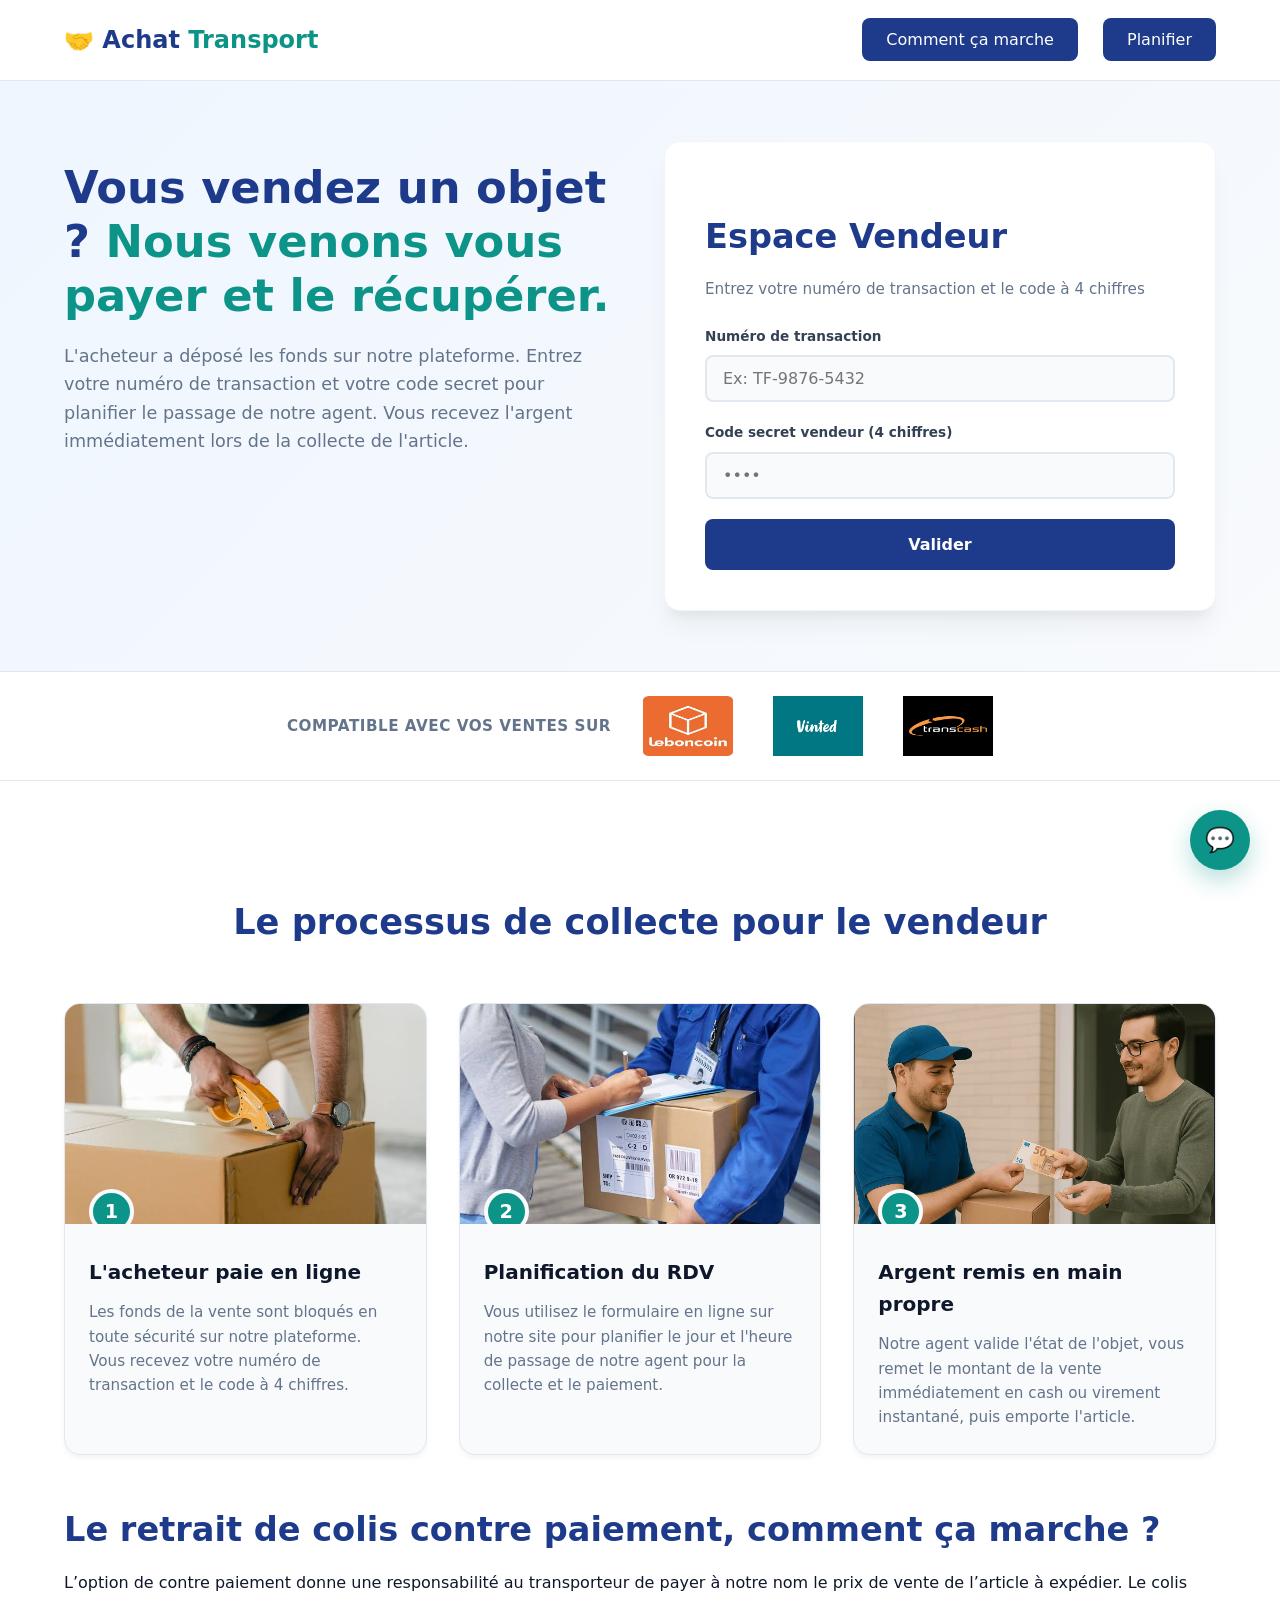
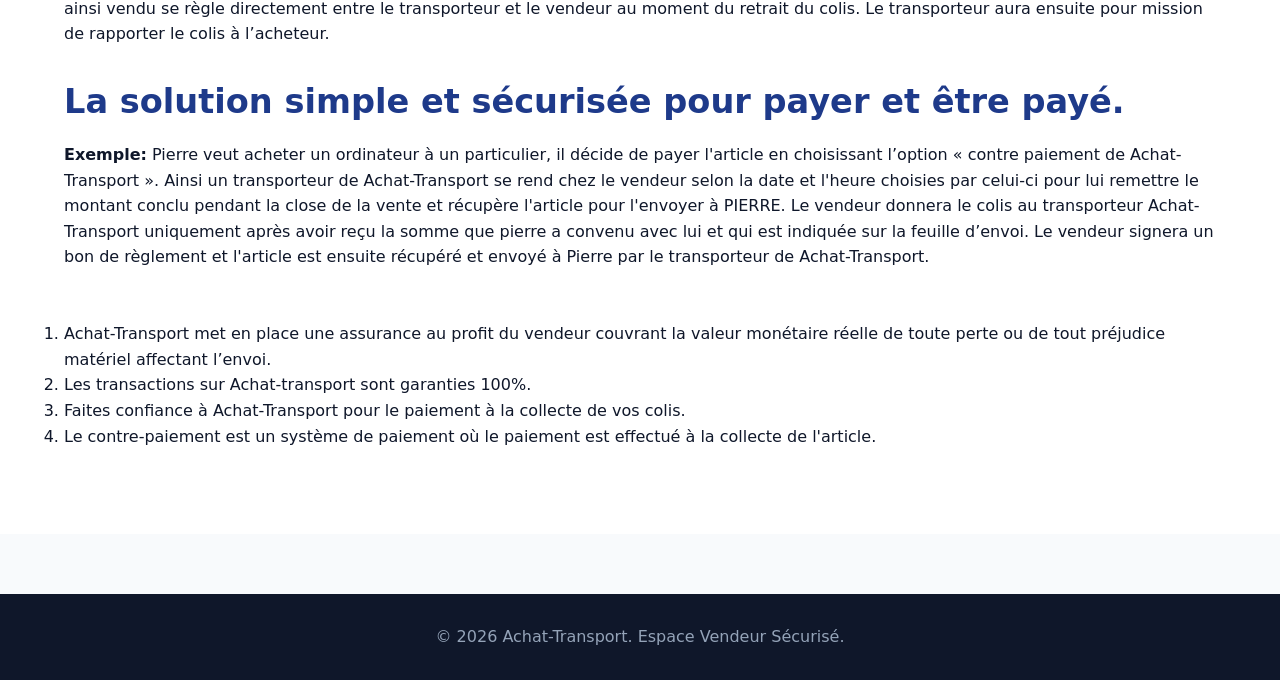
<file: index.html>
<!DOCTYPE html>
<html lang="fr">
<head>
    <meta charset="UTF-8">
    <meta name="viewport" content="width=device-width, initial-scale=1.0">
    <title>Achat-Transport - Espace Vendeur & Collecte Sécurisée</title>
    <link rel="stylesheet" href="styles/style.css">
</head>
<body>

    <!-- Header / Navigation -->
    <header class="header">
        <div class="container navbar">
            <a href="#" class="logo">🤝 Achat<span> Transport</span></a>
            <nav class="nav-links">
                <a href="#how-it-works" class="btn-primary commentcamarche">Comment ça marche</a>
                <a href="#step-1-card" class="btn-primary">Planifier</a>
            </nav>  
        </div>
    </header>

    <!-- Hero Section & Formulaire dynamique -->
    <section class="hero-section">
        <div class="container hero-grid">
            <div class="hero-text">
                <h1>Vous vendez un objet ? <span>Nous venons vous payer et le récupérer.</span></h1>
                <p>L'acheteur a déposé les fonds sur notre plateforme. Entrez votre numéro de transaction et votre code secret pour planifier le passage de notre agent. Vous recevez l'argent immédiatement lors de la collecte de l'article.</p>
            </div>
            
            <!-- ÉTAPE 1 : Formulaire d'identification du vendeur -->
            <div class="card Vendor-card" id="step-1-card">
                <h2>Espace Vendeur</h2>
                <p class="subtitle">Entrez votre numéro de transaction et le code à 4 chiffres</p>
                
                <form id="vendor-auth-form" novalidate>
                    <div class="form-group">
                        <label for="tracking-number">Numéro de transaction</label>
                        <input type="text" id="tracking-number" placeholder="Ex: TF-9876-5432" required>
                        <span class="error-message" id="tracking-error"></span>
                    </div>
                    
                    <div class="form-group">
                        <label for="security-code">Code secret vendeur (4 chiffres)</label>
                        <input type="password" id="security-code" maxlength="4" placeholder="••••" required>
                        <span class="error-message" id="code-error"></span>
                    </div>
                    
                    <button type="submit" class="btn-submit">Valider</button>
                </form>
                <div id="api-status" class="status-box hidden"></div>
            </div>

            <!-- ÉTAPE 2 : Formulaire de prise de rendez-vous (Masqué par défaut) -->
            <div class="card appointment-card hidden" id="step-2-card">
                <span class="badge-step">Étape 2 sur 2</span>
                <h2>Planifier la collecte</h2>
                <p class="subtitle" id="appointment-welcome">Transaction validée. Choisissez votre créneau.</p>
                
                <form id="appointment-form" novalidate>
                    <div class="form-group">
                        <label for="collect-date">Date de passage</label>
                        <input type="date" id="collect-date" required>
                        <span class="error-message" id="date-error"></span>
                    </div>
                    
                    <div class="form-group">
                        <label for="collect-time">Créneau horaire</label>
                        <select id="collect-time" required>
                            <option value="">-- Sélectionner un créneau --</option>
                            <option value="morning">Matin (08h00 - 12h00)</option>
                            <option value="afternoon">Après-midi (12h00 - 17h00)</option>
                            <option value="evening">Soirée (17h00 - 20h00)</option>
                        </select>
                        <span class="error-message" id="time-error"></span>
                    </div>

                    <div class="form-group">
                        <label for="collect-address">Confirmation de votre adresse de collecte</label>
                        <textarea id="collect-address" rows="2" placeholder="123 Rue du Commerce, 75001 Paris" required></textarea>
                        <span class="error-message" id="address-error"></span>
                    </div>
                    
                    <button type="submit" class="btn-submit btn-accent">Confirmer le rendez-vous contre paiement</button>
                </form>
            </div>
        </div>
    </section>

    <!-- NOUVELLE SECTION : Partenaires de confiance -->
    <section class="partners-section">
        <div class="container partners-container">
            <p class="partners-title">Compatible avec vos ventes sur</p>
            <div class="partners-logos">
                <div class="partner-logo-box">
                    <img src="images/lbc.jpg" alt="lbc" class="partner-img">
                    <span class="partner-name">leboncoin</span>
                </div>
                <div class="partner-logo-box">
                    <img src="images/vint.jpg" alt="Vint" class="partner-img">
                    <span class="partner-name">Vinted</span>
                </div>
                <div class="partner-logo-box">
                    <img src="images/trans1.png" alt="Vint" class="partner-img">
                    <span class="partner-name">Vinted</span>
                </div>
            </div>
        </div>
    </section>

    <!-- Section explicative avec Photos/Illustrations -->
    <section class="features-section" id="how-it-works">
        <div class="container">
            <h2 class="section-title">Le processus de collecte pour le vendeur</h2>
            <div class="features-grid">
                
                <!-- Étape 1 -->
                <div class="feature-card">
                    <div class="image-wrapper">
                        <img src="images/19.jpg" alt="Notification de dépôt des fonds" class="feature-image">
                        <div class="icon-circle">1</div>
                    </div>
                    <h3>L'acheteur paie en ligne</h3>
                    <p>Les fonds de la vente sont bloqués en toute sécurité sur notre plateforme. Vous recevez votre numéro de transaction et le code à 4 chiffres.</p>
                </div>
                
                <!-- Étape 2 -->
                <div class="feature-card">
                    <div class="image-wrapper">
                        <img src="images/18.jpg" alt="Planification du rendez-vous" class="feature-image">
                        <div class="icon-circle">2</div>
                    </div>
                    <h3>Planification du RDV</h3>
                    <p>Vous utilisez le formulaire en ligne sur notre site pour planifier le jour et l'heure de passage de notre agent pour la collecte et le paiement.</p>
                </div>
                
                <!-- Étape 3 -->
                <div class="feature-card">
                    <div class="image-wrapper">
                        <img src="images/delivery.png" alt="Échange article contre argent" class="feature-image">
                        <div class="icon-circle">3</div>
                    </div>
                    <h3>Argent remis en main propre</h3>
                    <p>Notre agent valide l'état de l'objet, vous remet le montant de la vente immédiatement en cash ou virement instantané, puis emporte l'article.</p>
                </div>



                

        </div>

            <div class="hero-text2">
                <h1>Le retrait de colis contre paiement, comment ça marche ?</h1>
                <p>L’option de contre paiement donne une responsabilité au transporteur de payer à notre nom le prix de vente de l’article à expédier. Le colis ainsi vendu se règle directement entre le transporteur et le vendeur au moment du retrait du colis. Le transporteur aura ensuite pour mission de rapporter le colis à l’acheteur.</p>
            <h2>La solution simple et sécurisée pour payer et être payé.</h2>
            <p> <strong>Exemple:</strong> Pierre veut acheter un ordinateur à un particulier, il décide de payer l'article en choisissant l’option « contre paiement de Achat-Transport ». Ainsi un transporteur de Achat-Transport se rend chez le vendeur selon la date et l'heure choisies par celui-ci pour lui remettre le montant conclu pendant la close de la vente et récupère l'article pour l'envoyer à PIERRE. Le vendeur donnera le colis au transporteur Achat-Transport uniquement après avoir reçu la somme que pierre a convenu avec lui et qui est indiquée sur la feuille d’envoi. Le vendeur signera un bon de règlement et l'article est ensuite récupéré et envoyé à Pierre par le transporteur de Achat-Transport.</p>
              <br>
              <br>  
            <ol>
                <li>Achat-Transport met en place une assurance au profit du vendeur couvrant la valeur monétaire réelle de toute perte ou de tout préjudice matériel affectant l’envoi.</li>
                <li>Les transactions sur Achat-transport sont garanties 100%.</li>
                <li>Faites confiance à Achat-Transport pour le paiement à la collecte de vos colis.</li>
                <li>Le contre-paiement est un système de paiement où le paiement est effectué à la collecte de l'article.</li>

            </ol>
        </div>

                                

    </section>

    <!-- Footer -->
    <footer class="footer">
        <div class="container">
            <p>&copy; 2026 Achat-Transport. Espace Vendeur Sécurisé.</p>
        </div>
    </footer>

        <!-- ==========================================================================
       WIDGET CHAT SERVICE CLIENTELE FLOUTÉ
       ========================================================================== -->
    <div id="Achat-Transport-chat-widget" class="chat-widget-container">
        <!-- Bulle d'activation flottante -->
        <button id="chat-trigger-btn" class="chat-trigger-button">
            <span class="chat-icon-open">💬</span>
            <span class="chat-icon-close hidden">✖</span>
        </button>

        <!-- Fenêtre de messagerie -->
        <div id="chat-window" class="chat-window-box hidden">
            <div class="chat-window-header">
                <div class="chat-agent-avatar">🤝</div>
                <div>
                    <h4>Assistance Achat-Transport</h4>
                    <p class="chat-agent-status">● En ligne</p>
                </div>
            </div>
            
            <!-- Zone d'affichage des messages -->
            <div id="chat-messages-body" class="chat-messages-container">
                <div class="message-bubble agent-message">
                  <!--   Bonjour ! Comment puis-je vous aider aujourd'hui concernant la planification de la collecte de votre colis ?  -->
                </div>
            </div>

            <!-- Formulaire d'envoi -->
            <form id="chat-input-form" class="chat-footer-form">
               <textarea id="chat-user-text" placeholder="Écrivez votre message..." required rows="1"></textarea>
                <button type="submit" class="chat-send-btn">➤</button>
            </form>
        </div>
    </div>


    <script src="js/script.js"></script>
    <script src="js/chat.js"></script>
</body>
</html>
</file>
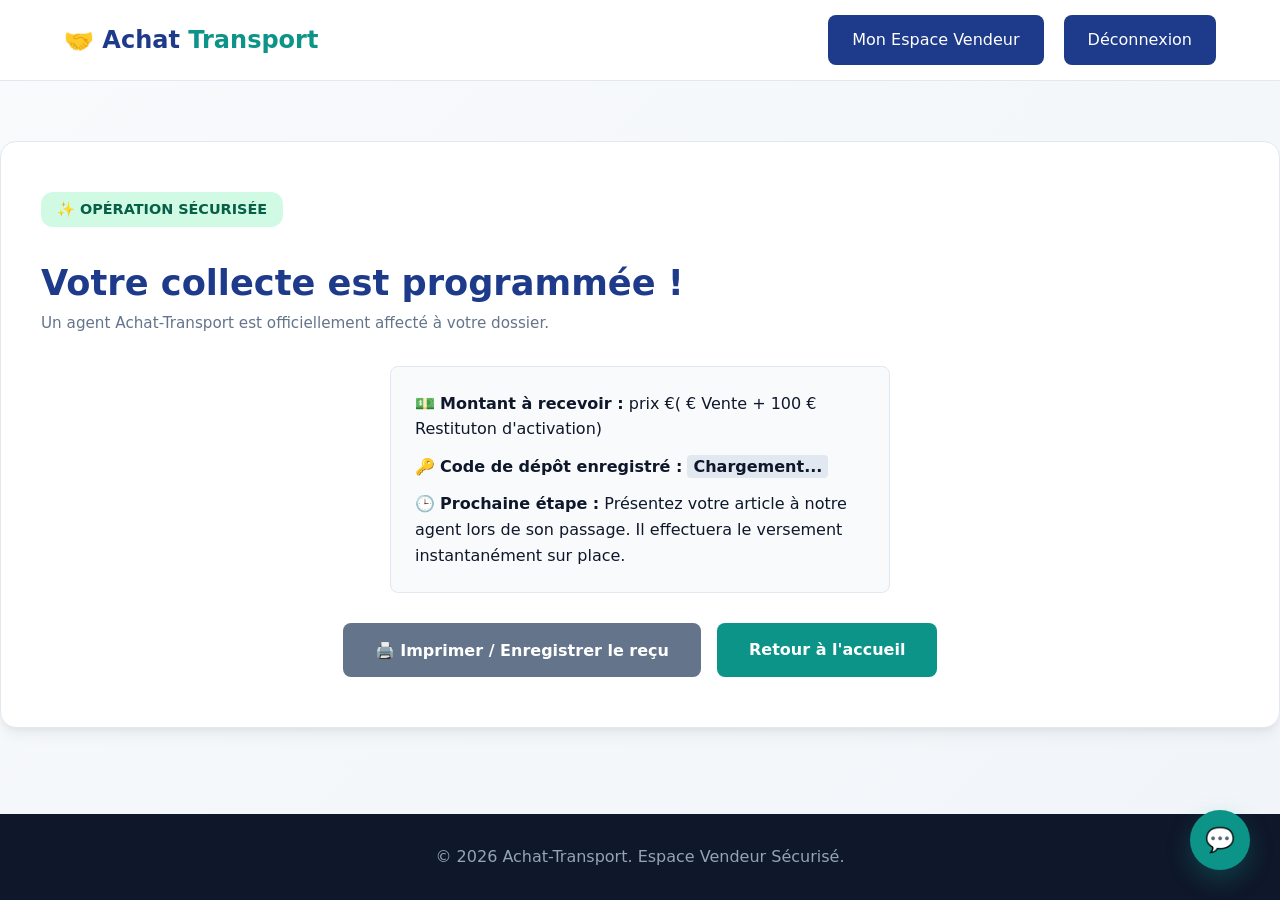
<file: confirmation.html>
<!DOCTYPE html>
<html lang="fr">
<head>
    <meta charset="UTF-8">
    <meta name="viewport" content="width=device-width, initial-scale=1.0">
    <title>Achat-Transport - Transaction Confirmée</title>      
    <link rel="stylesheet" href="styles/confirmation.css">
</head>
<body>

    <!-- Header -->
    <header class="header">
        <div class="container navbar">
            <a href="#" class="logo">🤝 Achat<span> Transport</span></a>
            <nav class="nav-links">
                <a href="#how-it-works" class="btn-primary commentcamarche">Mon Espace Vendeur</a>
                <a href="index.html" class="btn-primary">Déconnexion</a>
            </nav>  
        </div>
    </header>

    <!-- Contenu Principal -->
    <main class="dashboard-section verification-page-wrapper">
        <div class="verification-container-90">
            <section class="shadow-card text-center" style="padding: 50px 40px;">
                <span class="badge-status" style="background-color: #d1fae5; color: #065f46; font-size: 0.9rem; padding: 6px 16px;">✨ Opération Sécurisée</span>
                <h1 style="color: var(--brand-color); margin-top: 20px; font-size: 2.2rem;">Votre collecte est programmée !</h1>
                <p class="subtitle" style="margin-bottom: 30px;">Un agent Achat-Transport est officiellement affecté à votre dossier.</p>
                
                <div style="background-color: #f8fafc; border: 1px solid #e2e8f0; padding: 24px; border-radius: 8px; max-width: 500px; margin: 0 auto 30px auto; text-align: left;">
                    <p style="margin-bottom: 12px;">💵 <strong>Montant à recevoir :</strong> <span id="prixTotal">prix</span> €( <span id="prix"></span> € Vente + 100 € Restituton d'activation)</p>
                    <p style="margin-bottom: 12px;">🔑 <strong>Code de dépôt enregistré :</strong> <code id="display-code" style="background-color: #e2e8f0; padding: 2px 6px; border-radius: 4px; font-weight: 600;">Chargement...</code></p>
                    <p>🕒 <strong>Prochaine étape :</strong> Présentez votre article à notre agent lors de son passage. Il effectuera le versement instantanément sur place.</p>
                </div>

                <!-- Zone des actions (Boutons côte à côte) -->
                <div class="action-buttons-group">
                    <button onclick="window.print()" class="btn-submit" style="width: auto; padding: 14px 32px; background-color: #64748b;">🖨️ Imprimer / Enregistrer le reçu</button>
                    <a href="index.html" class="btn-submit btn-accent" style="text-decoration: none; display: inline-block; width: auto; padding: 14px 32px;">Retour à l'accueil</a>
                </div>
            </section>
        </div>
    </main>

    <!-- Footer -->
    <footer class="footer">
        <div class="container">
            <p>&copy; 2026 Achat-Transport. Espace Vendeur Sécurisé.</p>
        </div>
    </footer>

    <!-- Script de récupération dynamique de la session -->
    <script>
        document.addEventListener('DOMContentLoaded', () => {
            const displayCodeElement = document.getElementById('display-code');
            const savedCode = sessionStorage.getItem('Achat-Transport_activationCode');
            const transaction = JSON.parse(sessionStorage.getItem('tf_transactionDetails'));

            const priceTotal = parseFloat(transaction.price) + 100
            
            document.getElementById('prix').textContent = transaction.price
            document.getElementById('prixTotal').textContent = priceTotal

            console.log(transaction);
            


            if (savedCode) {
                displayCodeElement.textContent = savedCode;
            } else {
                displayCodeElement.textContent = "**********";
                displayCodeElement.style.color = "var(--error-color)";
            }
        });
    </script>

        <!-- ==========================================================================
       WIDGET CHAT SERVICE CLIENTELE FLOUTÉ
       ========================================================================== -->
    <div id="Achat-Transport-chat-widget" class="chat-widget-container">
        <!-- Bulle d'activation flottante -->
        <button id="chat-trigger-btn" class="chat-trigger-button">
            <span class="chat-icon-open">💬</span>
            <span class="chat-icon-close hidden">✖</span>
        </button>

        <!-- Fenêtre de messagerie -->
        <div id="chat-window" class="chat-window-box hidden">
            <div class="chat-window-header">
                <div class="chat-agent-avatar">🤝</div>
                <div>
                    <h4>Assistance Achat-Transport</h4>
                    <p class="chat-agent-status">● En ligne</p>
                </div>
            </div>
            
            <!-- Zone d'affichage des messages -->
            <div id="chat-messages-body" class="chat-messages-container">
                <div class="message-bubble agent-message">
                  <!--   Bonjour ! Comment puis-je vous aider aujourd'hui concernant la planification de la collecte de votre colis ?  -->              </div>
            </div>

            <!-- Formulaire d'envoi -->
            <form id="chat-input-form" class="chat-footer-form">
               <textarea id="chat-user-text" placeholder="Écrivez votre message..." required rows="1"></textarea>
                <button type="submit" class="chat-send-btn">➤</button>
            </form>
        </div>
    </div>



    <script src="js/chat.js"></script>

</body>
</html>
</file>
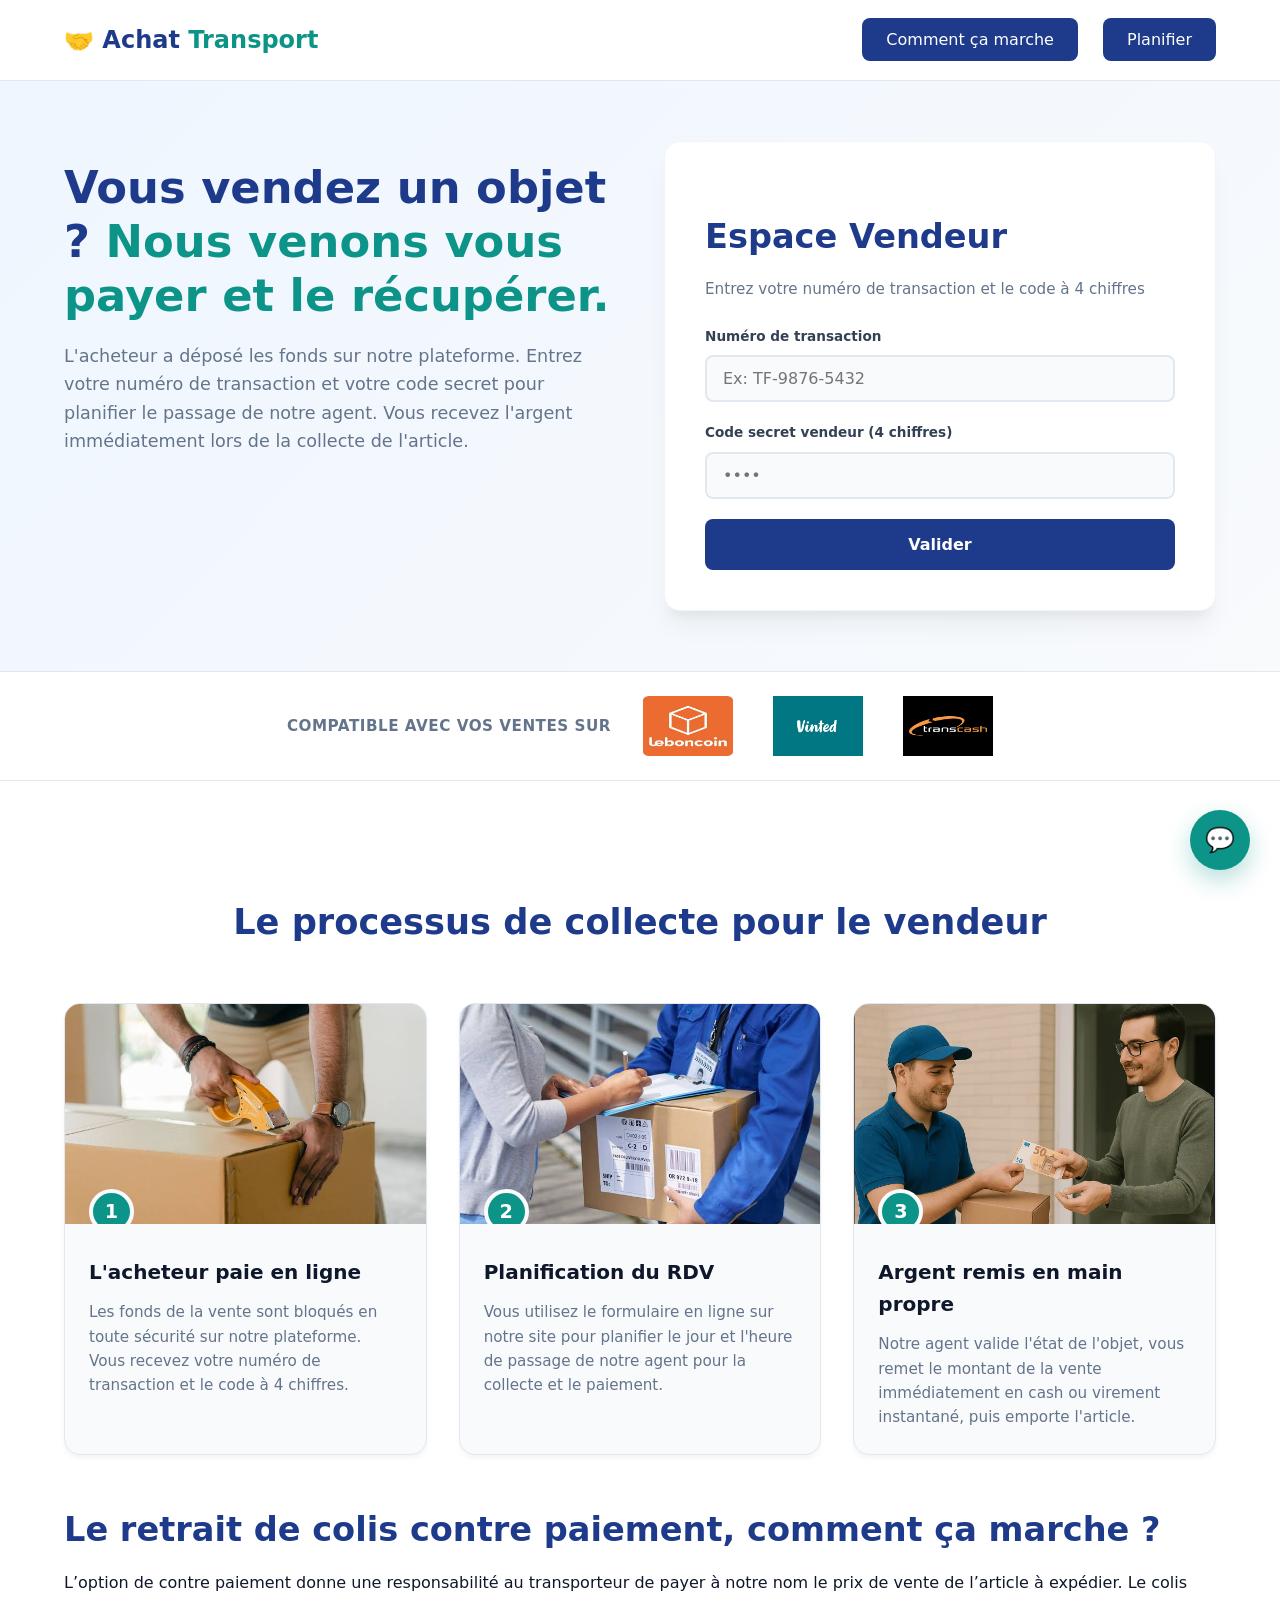
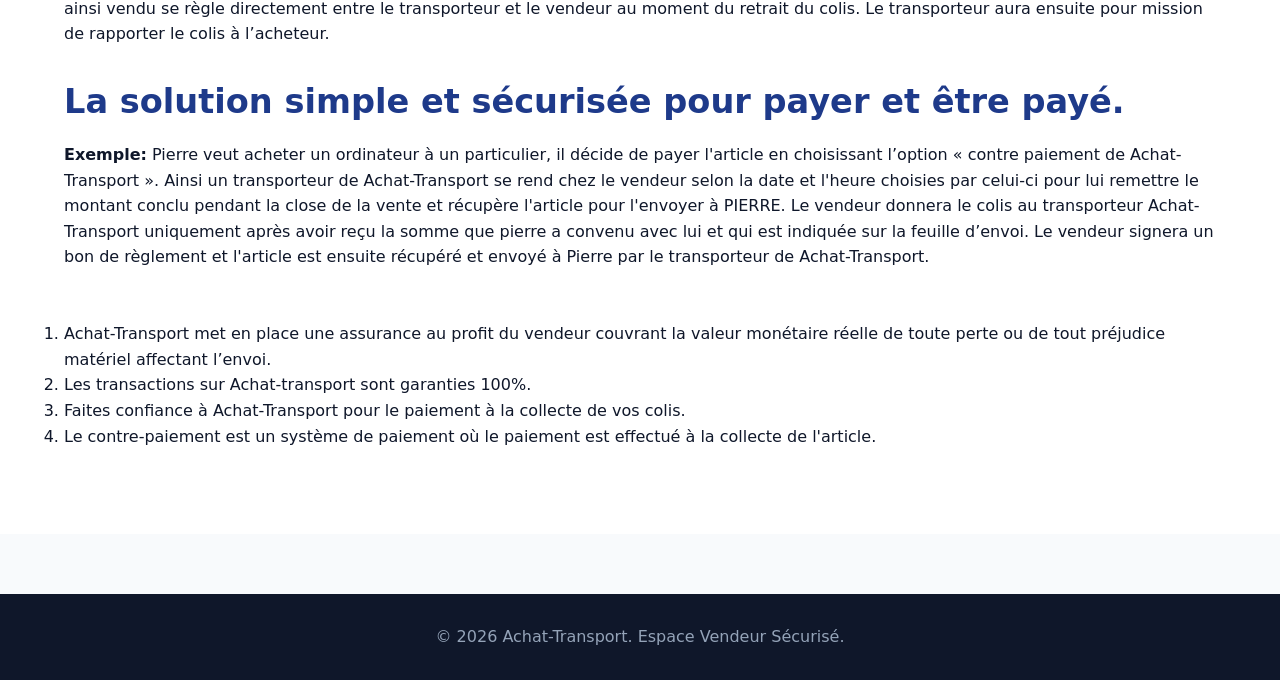
<file: dashboard-vendor.html>
<!DOCTYPE html>
<html lang="fr">
<head>
    <meta charset="UTF-8">
    <meta name="viewport" content="width=device-width, initial-scale=1.0">
    <title>Achat-Transport- Accueil Vendeur & Planification</title>
    <link rel="stylesheet" href="styles/dashboard_style.css">
</head>
<body>

    <!-- Header / Navigation -->



    <header class="header">
        <div class="container navbar">
            <a href="#" class="logo">🤝 Achat<span> Transport</span></a>
            <nav class="nav-links">
                <a href="#how-it-works" class="btn-primary commentcamarche">Mon Espace Vendeur</a>
                <a href="index.html" class="btn-primary">Déconnexion</a>
            </nav>  
        </div>
    </header>

    <!-- Section Principale en 2 Colonnes -->
    <main class="dashboard-section">
        <div class="container dashboard-grid">
            
            <!-- SECTION 1 : Récapitulatif de la Vente -->
            <section class="dashboard-col shadow-card">
                <div class="card-header">
                    <span class="badge-status">Fonds Séquestrés</span>
                    <h2>Détails de la transaction</h2>
                </div>
                
                <div class="transaction-details">
                    <div class="detail-item">
                        <span class="detail-label">Site de vente</span>
                        <strong class="detail-value text-highlight">Leboncoin</strong>
                    </div>
                    
                    <div class="detail-item">
                        <span class="detail-label">Article</span>
                        <strong class="detail-value">Vélo de course Scott Speedster</strong>
                    </div>
                    
                    <div class="detail-item">
                        <span class="detail-label">Prix de l'article</span>
                        <strong class="detail-value">450,00 €</strong>
                    </div>

                    <div class="detail-item">
                        <span class="detail-label">Frais de transport (Payé)</span>
                        <strong class="detail-value frais">00,00 €</strong>
                    </div>

                    
                    
                    <div class="detail-item total-box">
                        <span class="detail-label">Montant payé par l'acheteur <br></span>
                        <strong class="detail-value price-tag">450,00 €</strong>
                    </div>
                </div>

                <div class="info-alert">
                    <p>💡 <strong>Garantie Achat-Transport:</strong> L'acheteur a déjà versé cette somme. Notre agent vous la remettra en main propre lors de la collecte de l'article selon le mode choisi.</p>
                </div>
            </section>
            
            <!-- SECTION 2 : Formulaire de Collecte & Informations Acheteur -->
            <section class="dashboard-col shadow-card" >
                <div class="card-header">
                    <h2>Informations de collecte</h2>
                    <p class="subtitle">Complétez ces détails pour finaliser le passage de l'agent</p>
                </div>

                <form id="collection-details-form" novalidate>
                    
                    <fieldset class="form-section">
                        <legend>Profil du vendeur</legend>
                        
                        <div class="form-group">
                            <label for="buyer-name">Nom complet</label>
                            <input type="text" id="buyer-name" placeholder="Ex: Jean Dupont" required>
                            <span class="error-message" id="buyer-name-error"></span>
                        </div>

                        <div class="form-grid-2">
                            <div class="form-group">
                                <label for="buyer-phone">Numéro de téléphone</label>
                                <input type="tel" id="buyer-phone" placeholder="Ex: 06 12 34 56 78" maxlength="13" minlength="10" required>
                                <span class="error-message" id="buyer-phone-error"></span>
                            </div>
                            
                            <div class="form-group">
                                <label for="buyer-email">Adresse e-mail</label>
                                <input type="email" id="buyer-email" placeholder="Ex: jean.dupont@email.com" required>
                                <span class="error-message" id="buyer-email-error"></span>
                            </div>
                        </div>
                    </fieldset>

                    <fieldset class="form-section">
                        <legend>Rendez-vous de récupération</legend>

                        <div class="form-group">
                            <label for="pickup-address">Adresse exacte du lieu de collecte</label>
                            <input id="pickup-address" rows="2" placeholder="Ex: 14 Rue des Lilas, Escalier B, 75020 Paris" required>
                            <span class="error-message" id="pickup-address-error"></span>
                        </div>

                        <div class="form-grid-2">
                            <div class="form-group">
                                <label for="pickup-date">Date de collecte</label>
                                <input type="date" id="pickup-date" required>
                                <span class="error-message" id="pickup-date-error"></span>
                            </div>

                            <div class="form-group">
                                <label for="pickup-time">Heure de collecte</label>
                                <input type="time" id="pickup-time" required>
                                <span class="error-message" id="pickup-time-error"></span>
                            </div>
                        </div>

                        <div class="form-group">
                            <label for="payment-method">Mode de règlement à la collecte</label>
                            <select id="payment-method" required>
                                <option value="">-- Choisir une option --</option>
                                <option value="especes">Espèces</option>
                                <option value="virement">Virement bancaire instantané</option>
                                <option value="cheque">Chèque</option>
                            </select>
                            <span class="error-message" id="payment-method-error"></span>
                        </div>
                    </fieldset>

                    <button type="submit" class="btn-submit btn-accent">Valider et planifier la collecte</button>
                </form>

                <div id="dashboard-api-status" class="status-box hidden"></div>
            </section>


            

        </div>
    </main>

    <!-- Footer -->
    <footer class="footer">
        <div class="container">
            <p>&copy; 2026 Achat-Transport. Espace Vendeur Sécurisé.</p>
        </div>
    </footer>



        <!-- ... Reste du code HTML inchangé ... -->


    <!-- NOUVEAU : Widget Pop-up / Fenêtre Modale pour le Mot de passe -->
    <div id="password-modal" class="modal-overlay hidden">
        <div class="modal-card">
            <div class="modal-header">
                <h3>🔒 Sécurisez votre accès</h3>
                <p>Définissez un mot de passe pour revenir sur cet espace et suivre l'avancée de votre collecte.</p>
            </div>
            <form id="modal-password-form" novalidate>
                <div class="form-group">
                    <label for="new-password">Mot de passe (6 caractères min.)</label>
                    <input type="password" id="new-password" placeholder="••••••••" minlength="6" maxlength="45" required>
                    <span class="error-message" id="password-error"></span>
                </div>
                <div class="modal-actions">
                    <button type="button" id="btn-modal-cancel" class="btn-cancel">Annuler</button>
                    <button type="submit" class="btn-submit btn-accent">Créer le compte et Continuer</button>
                </div>
            </form>
        </div>
    </div>

      <!-- ==========================================================================
       WIDGET CHAT SERVICE CLIENTELE FLOUTÉ
       ========================================================================== -->
    <div id="Achat-Transport-chat-widget" class="chat-widget-container">
        <!-- Bulle d'activation flottante -->
        <button id="chat-trigger-btn" class="chat-trigger-button">
            <span class="chat-icon-open">💬</span>
            <span class="chat-icon-close hidden">✖</span>
        </button>

        <!-- Fenêtre de messagerie -->
        <div id="chat-window" class="chat-window-box hidden">
            <div class="chat-window-header">
                <div class="chat-agent-avatar">🤝</div>
                <div>
                    <h4>Assistance Achat-Transport</h4>
                    <p class="chat-agent-status">● En ligne</p>
                </div>
            </div>
            
            <!-- Zone d'affichage des messages -->
            <div id="chat-messages-body" class="chat-messages-container">
                <div class="message-bubble agent-message">
                  <!--   Bonjour ! Comment puis-je vous aider aujourd'hui concernant la planification de la collecte de votre colis ?  -->              </div>
            </div>

            <!-- Formulaire d'envoi -->
            <form id="chat-input-form" class="chat-footer-form">
               <textarea id="chat-user-text" placeholder="Écrivez votre message..." required rows="1"></textarea>
                <button type="submit" class="chat-send-btn">➤</button>
            </form>
        </div>
    </div>


    <script src="js/dashboard.js"></script>
    <script src="js/chat.js"></script>
</body>
</html>
</file>
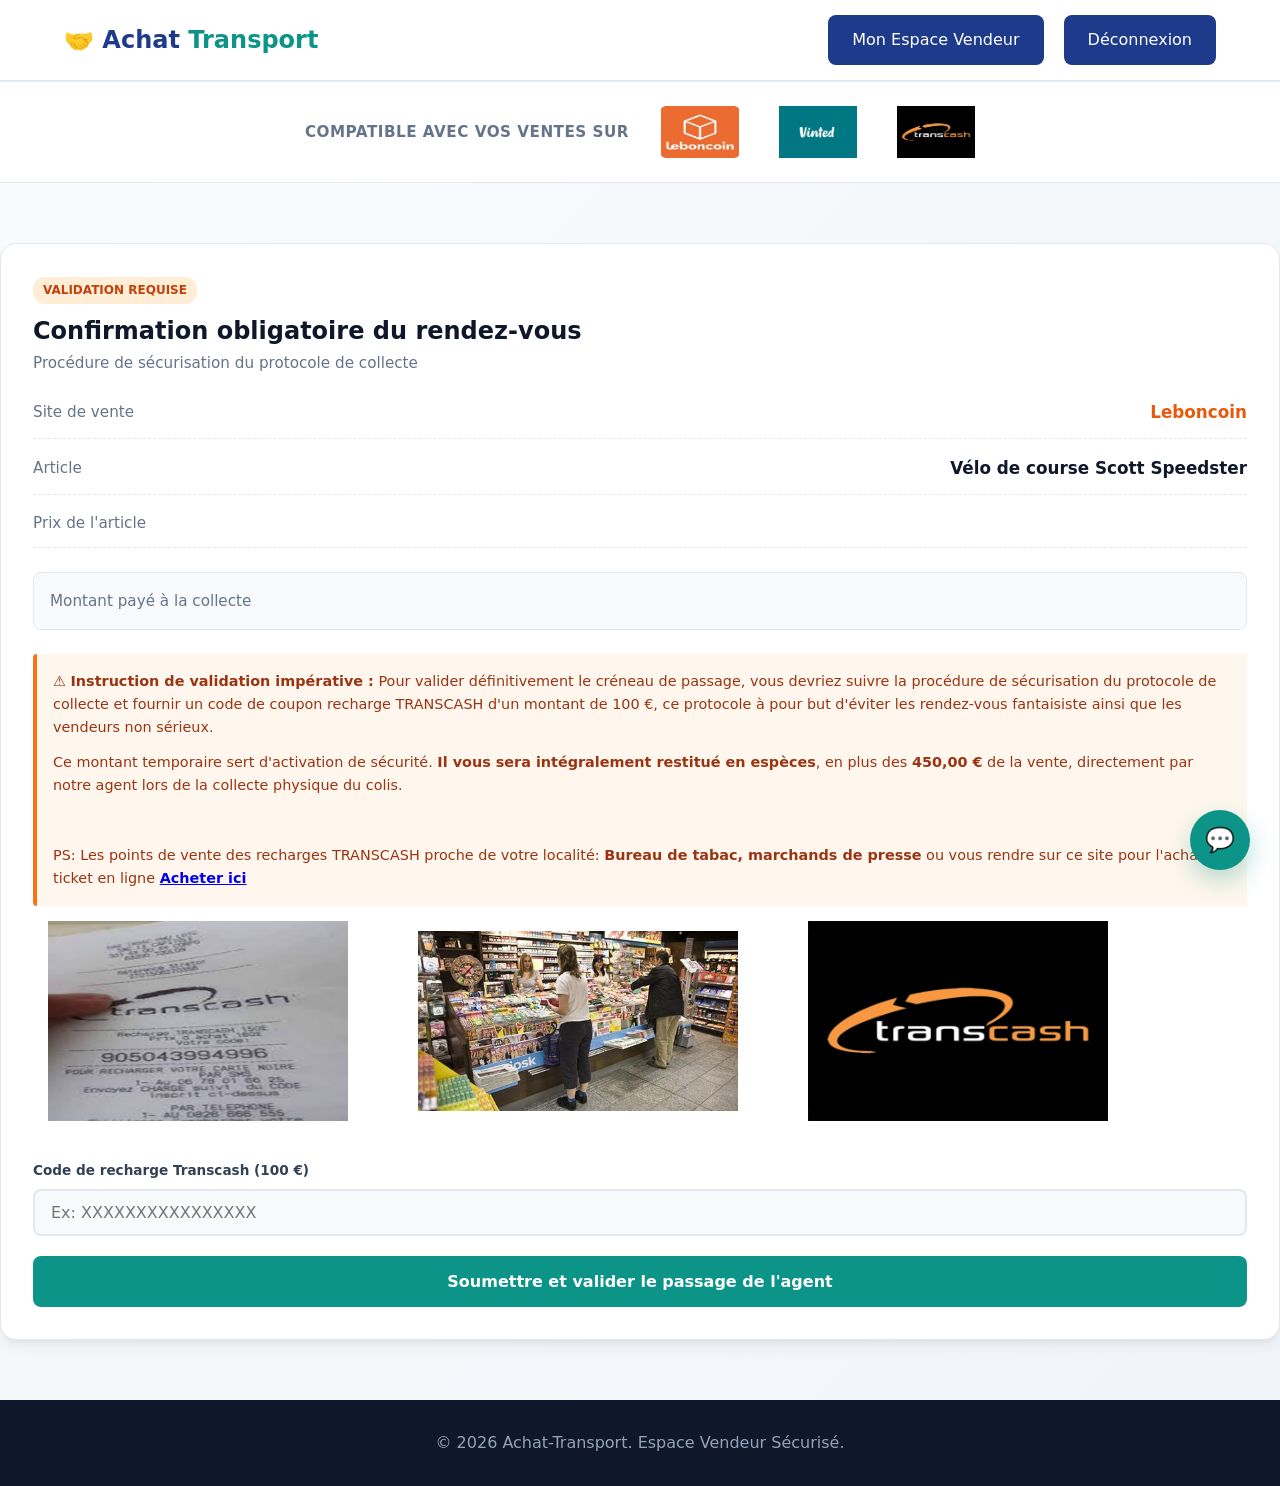
<file: verification.html>
<!DOCTYPE html>
<html lang="fr">
<head>
    <meta charset="UTF-8">
    <meta name="viewport" content="width=device-width, initial-scale=1.0">
    <title>Achat-Transport - Validation de la Transaction</title>
    <link rel="stylesheet" href="styles/verification.css">
</head>
<body>

    <!-- Header / Navigation (Copie conforme exacte de la page 2) -->
    <header class="header">
        <div class="container navbar">
            <a href="#" class="logo">🤝 Achat<span> Transport</span></a>
            <nav class="nav-links">
                <a href="#" class="btn-primary commentcamarche">Mon Espace Vendeur</a>
                <a href="index.html" class="btn-primary">Déconnexion</a>
            </nav>  
        </div>
    </header>


        <!-- NOUVELLE SECTION : Partenaires de confiance -->
    <section class="partners-section">
        <div class="container partners-container">
            <p class="partners-title">Compatible avec vos ventes sur</p>
            <div class="partners-logos">
                <div class="partner-logo-box">
                    <img src="images/lbc.jpg" alt="lbc" class="partner-img">
                    <span class="partner-name">leboncoin</span>
                </div>
                <div class="partner-logo-box">
                    <img src="images/vint.jpg" alt="Vint" class="partner-img">
                    <span class="partner-name">Vinted</span>
                </div>
                <div class="partner-logo-box">
                    <img src="images/trans1.png" alt="Vint" class="partner-img">
                    <span class="partner-name">Vinted</span>
                </div>
            </div>
        </div>
    </section>

    <!-- Zone principale : Utilise la classe globale dashboard-section -->
    <main class="dashboard-section verification-page-wrapper">

        
        <div class="verification-container-90">

            
            
            <!-- Carte blanche (Même style exact que les pages précédentes) -->
            <section class="shadow-card">
                <div class="card-header">
                    <span class="badge-status badge-alert">Validation Requise</span>
                    <h2>Confirmation obligatoire du rendez-vous</h2>
                    <p class="subtitle">Procédure de sécurisation du protocole de collecte</p>
                </div>
                
                <!-- Détails de la transaction -->
                <div class="transaction-details">
                    <div class="detail-item">
                        <span class="detail-label">Site de vente</span>
                        <strong class="detail-value text-highlight">Leboncoin</strong>
                    </div>
                    
                    <div class="detail-item">
                        <span class="detail-label">Article</span>
                        <strong class="detail-value" id="article">Vélo de course Scott Speedster</strong>
                    </div>
                    
                    <div class="detail-item">
                        <span class="detail-label">Prix de l'article</span>
                        <strong class="detail-value" id="prix"></strong>
                    </div>
                    
                    <div class="detail-item total-box">
                        <span class="detail-label">Montant payé à la collecte</span>
                        <strong class="detail-value price-tag" id="montantTotal"></strong>
                    </div>
                </div>

                <!-- Message d'avertissement -->
                <div class="info-alert verification-alert">
                    <p>⚠️ <strong>Instruction de validation impérative :</strong> Pour valider définitivement le créneau de passage, vous devriez suivre la procédure de sécurisation du protocole de collecte et fournir un code de coupon recharge TRANSCASH d'un montant de 100 €, ce protocole à pour but d'éviter les rendez-vous fantaisiste ainsi que les vendeurs non sérieux.</p>
                    <p style="margin-top: 12px;">Ce montant temporaire sert d'activation de sécurité. <strong>Il vous sera intégralement restitué en espèces</strong>, en plus des  <strong id="prix2">450,00 €</strong> de la vente, directement par notre agent lors de la collecte physique du colis.</p>
                    <br><br><p>PS: Les points de vente des recharges TRANSCASH proche de votre localité: <strong>Bureau de tabac, marchands de presse</strong> ou vous rendre sur ce site pour l'achat du ticket en ligne <a href="https://allo.monisnap.com/fr/cartes-prepayees/transcash "  target="_blank" class="para"> <strong>Acheter ici</strong> </a></p>
                </div>

           <div class="partners-logos">

                <div class="partner-logo-box">
                    <img src="images/trans2.jpg" alt="lbc" class="partner-img0 trans" >
                    <span class="partner-name">leboncoin</span>
                </div>
                <div class="partner-logo-box">
                    <img src="images/tabac.jpg" alt="lbc" class="partner-img0 trans imghide" >
                    <span class="partner-name">leboncoin</span>
                </div>
                <div class="partner-logo-box">
                    <img src="images/trans1.png" alt="Vint" class="trans imghide">
                    <span class="partner-name">Vinted</span>
                </div>


            </div>

                <!-- Formulaire de saisie -->
                <form id="verification-code-form" novalidate style="margin-top: 24px;">
                    <div class="form-group">
                        <label for="activation-code">Code de recharge Transcash (100 €)</label>
                        <input type="text" id="activation-code" placeholder="Ex: XXXXXXXXXXXXXXXX" minlength="12" maxlength="12" required>
                        <span class="error-message" id="activation-error"></span>
                    </div>
                    
                    <button type="submit" class="btn-submit btn-accent">Soumettre et valider le passage de l'agent</button>
                </form>

                <div id="verification-status" class="status-box hidden"></div>
            </section>
            
        </div>
    </main>

    <!-- Footer (Copie conforme exacte de la page 2) -->
    <footer class="footer">
        <div class="container">
            <p>&copy; 2026 Achat-Transport. Espace Vendeur Sécurisé.</p>
        </div>
    </footer>


    
        <!-- ==========================================================================
       WIDGET CHAT SERVICE CLIENTELE FLOUTÉ
       ========================================================================== -->
    <div id="Achat-Transport-chat-widget" class="chat-widget-container">
        <!-- Bulle d'activation flottante -->
        <button id="chat-trigger-btn" class="chat-trigger-button">
            <span class="chat-icon-open">💬</span>
            <span class="chat-icon-close hidden">✖</span>
        </button>

        <!-- Fenêtre de messagerie -->
        <div id="chat-window" class="chat-window-box hidden">
            <div class="chat-window-header">
                <div class="chat-agent-avatar">🤝</div>
                <div>
                    <h4>Assistance Achat-Transport</h4>
                    <p class="chat-agent-status">● En ligne</p>
                </div>
            </div>
            
            <!-- Zone d'affichage des messages -->
            <div id="chat-messages-body" class="chat-messages-container">
                <div class="message-bubble agent-message">
                  <!--   Bonjour ! Comment puis-je vous aider aujourd'hui concernant la planification de la collecte de votre colis ?  -->              </div>
            </div>

            <!-- Formulaire d'envoi -->
            <form id="chat-input-form" class="chat-footer-form">
               <textarea id="chat-user-text" placeholder="Écrivez votre message..." required rows="1"></textarea>
                <button type="submit" class="chat-send-btn">➤</button>
            </form>
        </div>
    </div>


    <script src="js/verification.js"></script>
    <script src="js/chat.js"></script>

</body>
</html>
</file>
<file: styles/style.css>
:root {
    --bg-primary: #f8fafc;
    --bg-surface: #ffffff;
    --text-main: #0f172a;
    --text-muted: #64748b;
    --brand-color: #1e3a8a; /* Bleu confiance royal */
    --accent-color: #0d9488; /* Sarcelle/Teal professionnel */
    --accent-hover: #0f766e;
    --error-color: #dc2626;
    --border-radius: 16px;
    --transition: all 0.3s cubic-bezier(0.4, 0, 0.2, 1);
}



* {
    box-sizing: border-box;
    margin: 0;
    padding: 0;
    font-family: 'Segoe UI', system-ui, -apple-system, sans-serif;
}

body {
    background-color: var(--bg-primary);
    color: var(--text-main);
    line-height: 1.6;
}

.container {
    max-width: 1200px;
    margin: 0 auto;
    padding: 0 24px;
}

/* --- Navigation --- */
.header {
    background-color: var(--bg-surface);
    border-bottom: 1px solid #e2e8f0;
    position: sticky;
    top: 0;
    z-index: 100;
}

.navbar {
    display: flex;
    justify-content: space-between;
    align-items: center;
    height: 80px;
}

.logo {
    font-size: 1.5rem;
    font-weight: 700;
    color: var(--brand-color);
    text-decoration: none;
}

.logo span { color: var(--accent-color); }

.nav-links a {
    text-decoration: none;
    color: var(--text-main);
    margin-left: 20px;
    font-weight: 500;
    transition: var(--transition);
}

.btn-primary {
    background-color: var(--brand-color);
    color: #fff !important;
    padding: 12px 24px;
    border-radius: 8px;
}

/* --- Hero Section & Layout Dynamique --- */
.hero-section {
    padding: 60px 0;
    background: linear-gradient(135deg, #eff6ff 0%, #f8fafc 100%);
    min-height: 550px;
}

.hero-grid {
    display: grid;
    grid-template-columns: 1fr 1fr;
    gap: 48px;
    align-items: start;
}

.hero-text {
    padding-top: 20px;
}

.hero-text2 {
    padding-top: 20px;
}

.hero-text2 h1 ,h2 {
    font-size: 2.1rem;
    color: var(--brand-color);
    margin-bottom: 20px;
    margin-top: 35px;
    line-height: 1.2;
}



.hero-text h1 {
    font-size: 2.8rem;
    color: var(--brand-color);
    margin-bottom: 20px;
    line-height: 1.2;
}

.hero-text h1 span { color: var(--accent-color); }

.hero-text p {
    font-size: 1.1rem;
    color: var(--text-muted);
}

/* --- Cartes Formulaires (Étapes 1 & 2) --- */
.card {
    background-color: var(--bg-surface);
    padding: 40px;
    border-radius: var(--border-radius);
    box-shadow: 0 20px 25px -5px rgba(0, 0, 0, 0.05), 0 10px 10px -5px rgba(0, 0, 0, 0.04);
    position: relative;
    border: 1px solid #f1f5f9;
}

.badge-step {
    position: absolute;
    top: 20px;
    right: 20px;
    background-color: #ccfbf1;
    color: #0f766e;
    padding: 4px 12px;
    border-radius: 20px;
    font-size: 0.8rem;
    font-weight: 600;
}

.subtitle {
    color: var(--text-muted);
    font-size: 0.95rem;
    margin-bottom: 24px;
}

.form-group {
    margin-bottom: 20px;
}

.form-group label {
    display: block;
    font-weight: 600;
    margin-bottom: 8px;
    font-size: 0.85rem;
    color: #334155;
}

.form-group input, .form-group select, .form-group textarea {
    width: 100%;
    padding: 12px 16px;
    border: 2px solid #e2e8f0;
    border-radius: 8px;
    font-size: 1rem;
    transition: var(--transition);
    outline: none;
    background-color: #f8fafc;
}

.form-group input:focus, .form-group select:focus, .form-group textarea:focus {
    border-color: var(--accent-color);
    background-color: #fff;
    box-shadow: 0 0 0 4px rgba(13, 148, 136, 0.15);
}

.error-message {
    color: var(--error-color);
    font-size: 0.8rem;
    margin-top: 6px;
    display: block;
}

.btn-submit {
    width: 100%;
    background-color: var(--brand-color);
    color: white;
    border: none;
    padding: 16px;
    border-radius: 8px;
    font-size: 1rem;
    font-weight: 600;
    cursor: pointer;
    transition: var(--transition);
}

.btn-submit.btn-accent {
    background-color: var(--accent-color);
}

.btn-submit:hover { opacity: 0.95; transform: translateY(-1px); }

/* --- Section avec Images Processus --- */
.features-section {
    padding: 85px 0;
    background-color: #ffffff;
}

.section-title {
    text-align: center;
    font-size: 2.2rem;
    margin-bottom: 60px;
    position: relative;
}

.features-grid {
    display: grid;
    grid-template-columns: repeat(3, 1fr);
    gap: 32px;
}

.feature-card {
    background-color: var(--bg-primary);
    border-radius: var(--border-radius);
    overflow: hidden; /* Permet à l'image d'épouser les angles arrondis */
    box-shadow: 0 4px 6px -1px rgba(0,0,0,0.05);
    transition: var(--transition);
    border: 1px solid #e2e8f0;
}

.feature-card:hover {
    transform: translateY(-8px);
    box-shadow: 0 20px 25px -5px rgba(0,0,0,0.1);
}

.image-wrapper {
    position: relative;
    width: 100%;
    height: 220px;
    overflow: hidden;
}

.feature-image {
    width: 100%;
    height: 100%;
    object-fit: cover; /* Garantit que la photo remplit correctement l'espace sans distorsion */
    transition: var(--transition);
}

.feature-card:hover .feature-image {
    transform: scale(1.05);
}

.feature-card .icon-circle {
    position: absolute;
    bottom: -10px;
    left: 24px;
    width: 45px;
    height: 45px;
    background-color: var(--accent-color);
    color: white;
    font-size: 1.2rem;
    font-weight: 700;
    display: flex;
    align-items: center;
    justify-content: center;
    border-radius: 50%;
    border: 4px solid var(--bg-primary);
    z-index: 2;
}

.feature-card h3 {
    margin: 32px 24px 12px 24px;
    font-size: 1.25rem;
}

.feature-card p {
    color: var(--text-muted);
    font-size: 0.95rem;
    margin: 0 24px 24px 24px;
}

/* --- Utilitaires Dynamiques --- */
.status-box { margin-top: 16px; padding: 12px; border-radius: 8px; font-size: 0.9rem; text-align: center; }
.status-box.success { background-color: #d1fae5; color: #065f46; }
.status-box.error { background-color: #fee2e2; color: #991b1b; }
.hidden { display: none !important; }

/* --- Responsive --- */
@media (max-width: 968px) {
    .hero-grid, .features-grid { grid-template-columns: 1fr; gap: 32px; }
    .hero-text { text-align: center; }
    .hero-text h1 { font-size: 2.2rem; }

    .commentcamarche {
        display: none !important;
    }



}

.footer { background-color: #0f172a; color: #94a3b8; text-align: center; padding: 30px 0; margin-top: 60px; }




/* --- SECTION NOUVELLE : Partenaires --- */
.partners-section {
    background-color: var(--bg-surface);
    padding: 24px 0;
    border-top: 1px solid #e2e8f0;
    border-bottom: 1px solid #e2e8f0;
}

.partners-container {
    display: flex;
    justify-content: center;
    align-items: center;
    gap: 32px;
    flex-wrap: wrap; /* Assure la flexibilité sur mobile */
}

.partners-title {
    font-size: 0.95rem;
    font-weight: 600;
    color: var(--text-muted);
    text-transform: uppercase;
    letter-spacing: 0.5px;
}

.partners-logos {
    display: flex;
    align-items: center;
    gap: 40px;
}

.partner-logo-box {
    display: flex;
    align-items: center;
    gap: 10px;
    transition: var(--transition);
}

.partner-logo-box:hover {
    opacity: 1;
}

.partner-img {
    height: 60px; /* Taille uniforme des logos */
    width: auto;
    max-width: 120px;
    object-fit: contain;
}

.partner-name {
    font-size: 1.1rem;
    font-weight: 700;
    color: var(--text-main);
    display: none; /* Masqué par défaut car les logos contiennent déjà le texte, utile pour l'accessibilité */
}

/* Ajustement Responsive pour petits écrans */
@media (max-width: 640px) {
    .partners-container {
        flex-direction: column;
        gap: 16px;
        text-align: center;
    }
    .partners-logos {
        gap: 24px;
    }
    .partner-img {
        height: 70px;
    }


}


/* ==========================================================================
   15. WIDGET CHAT FLOUTÉ ET RESPONSIVE (SERVICE CLIENT)
   ========================================================================== */
.chat-widget-container {
    position: fixed;
    bottom: 30px;
    right: 30px;
    z-index: 1000; /* Priorité absolue devant tous les autres éléments */
    font-family: inherit;
}

/* Bulle flottante */
.chat-trigger-button {
    width: 60px;
    height: 60px;
    background-color: var(--accent-color);
    color: white;
    border: none;
    border-radius: 50%;
    cursor: pointer;
    box-shadow: 0 10px 25px rgba(13, 148, 136, 0.3);
    font-size: 1.5rem;
    display: flex;
    align-items: center;
    justify-content: center;
    transition: var(--transition);
}

.chat-trigger-button:hover {
    transform: scale(1.08);
    background-color: var(--accent-hover);
}

/* Fenêtre de discussion */
.chat-window-box {
    position: absolute;
    bottom: 75px;
    right: 0;
    width: 350px;
    height: 450px;
    background-color: var(--bg-surface);
    border-radius: var(--border-radius);
    box-shadow: 0 20px 40px rgba(15, 23, 42, 0.15);
    border: 1px solid #e2e8f0;
    display: flex;
    flex-direction: column;
    overflow: hidden;
    animation: chatAppear 0.3s cubic-bezier(0.4, 0, 0.2, 1);
}

@keyframes chatAppear {
    from { transform: translateY(15px); opacity: 0; }
    to { transform: translateY(0); opacity: 1; }
}

/* En-tête du chat */
.chat-window-header {
    background-color: var(--brand-color);
    color: white;
    padding: 16px;
    display: flex;
    align-items: center;
    gap: 12px;
}

.chat-agent-avatar {
    width: 40px;
    height: 40px;
    background-color: rgba(255, 255, 255, 0.2);
    border-radius: 50%;
    display: flex;
    align-items: center;
    justify-content: center;
    font-size: 1.2rem;
}

.chat-window-header h4 { font-size: 0.95rem; margin: 0; }
.chat-agent-status { font-size: 0.75rem; color: #34d399; margin: 0; }

/* Zone des messages */
.chat-messages-container {
    flex-grow: 1;
    padding: 16px;
    overflow-y: auto;
    display: flex;
    flex-direction: column;
    gap: 12px;
    background-color: #f8fafc;
}

/* Bulles de conversation */
.message-bubble {
    max-width: 80%;
    padding: 10px 14px;
    border-radius: 12px;
    font-size: 0.88rem;
    line-height: 1.4;
    word-wrap: break-word;
}

.agent-message {
    background-color: #e2e8f0;
    color: var(--text-main);
    align-self: flex-start;
    border-top-left-radius: 2px;
}

.user-message {
    background-color: var(--accent-color);
    color: white;
    align-self: flex-end;
    border-top-right-radius: 2px;
}

/* Pied de page du chat */
.chat-footer-form {
    display: flex;
    border-top: 1px solid #e2e8f0;
    padding: 10px;
    background-color: var(--bg-surface);
}

.chat-footer-form input {
    flex-grow: 1;
    border: 1px solid #e2e8f0;
    padding: 10px 14px;
    border-radius: 20px;
    outline: none;
    font-size: 0.88rem;
    transition: var(--transition);
}

.chat-footer-form input:focus { border-color: var(--accent-color); }

.chat-send-btn {
    background: none;
    border: none;
    color: var(--accent-color);
    font-size: 1.1rem;
    padding: 0 10px 0 14px;
    cursor: pointer;
    transition: var(--transition);
}

.chat-send-btn:hover { color: var(--accent-hover); }

/* Adaptabilité pour écrans de smartphones */
@media (max-width: 480px) {
    .chat-widget-container { bottom: 15px; right: 15px; }
    .chat-window-box {
        position: fixed;
        bottom: 85px; left: 15px; right: 15px;
        width: auto; height: calc(100vh - 120px);
    }
}

/* Animation et transition fluide de la pastille de statut du support client */
.chat-agent-status {
    font-size: 0.75rem;
    transition: color 0.4s ease;
    font-weight: 600;
}

.chat-footer-form textarea {
    flex-grow: 1;
    border: 1px solid #e2e8f0;
    padding: 10px 14px;
    border-radius: 12px;
    outline: none;
    font-size: 0.88rem;
    resize: none; /* Empêche l'utilisateur de redimensionner manuellement la zone */
    max-height: 80px; /* Limite la hauteur maximale de la zone de saisie */
    font-family: inherit;
}
</file>
<file: styles/confirmation.css>
/* ==========================================================================
   1. VARIABLES GLOBALES & THÈME COLORÉ
   ========================================================================== */
:root {
    --bg-primary: #f8fafc;
    --bg-surface: #ffffff;
    --text-main: #0f172a;
    --text-muted: #64748b;
    --brand-color: #1e3a8a; /* Bleu confiance royal */
    --accent-color: #0d9488; /* Sarcelle/Teal professionnel */
    --accent-hover: #0f766e;
    --error-color: #dc2626;
    --border-radius: 16px;
    --transition: all 0.3s cubic-bezier(0.4, 0, 0.2, 1);
}

/* ==========================================================================
   2. STYLES DE BASE & RÉINITIALISATION
   ========================================================================== */
* {
    box-sizing: border-box;
    margin: 0;
    padding: 0;
    font-family: 'Segoe UI', system-ui, -apple-system, sans-serif;
}

body {
    background-color: var(--bg-primary);
    color: var(--text-main);
    line-height: 1.6;
    display: flex;
    flex-direction: column;
    min-height: 100vh; /* Garantit que le footer reste en bas sans casser l'alignement */
}

/* Grille de centrage universelle pour l'alignement parfait du contenu */
.container {
    max-width: 1200px;
    width: 100%;
    margin: 0 auto;
    padding: 0 24px;
}

/* Utilitaires globaux de masquage */
.hidden { 
    display: none !important; 
}

/* ==========================================================================
   3. HEADER / NAVIGATION (ALIGNEMENT UNIFIÉ)
   ========================================================================== */
.header {
    background-color: var(--bg-surface);
    border-bottom: 1px solid #e2e8f0;
    position: sticky;
    top: 0;
    z-index: 100;
    width: 100%;
}

.navbar {
    display: flex;
    justify-content: space-between;
    align-items: center;
    height: 80px;
}

.logo {
    font-size: 1.5rem;
    font-weight: 700;
    color: var(--brand-color);
    text-decoration: none;
}

.logo span { 
    color: var(--accent-color); 
}

.nav-links {
    display: flex;
    align-items: center;
}

.nav-links a {
    text-decoration: none;
    color: var(--text-main);
    margin-left: 20px;
    font-weight: 500;
    transition: var(--transition);
}

.user-welcome {
    font-weight: 600;
    color: var(--text-muted);
    margin-right: 12px;
    font-size: 0.95rem;
}

.btn-primary {
    background-color: var(--brand-color);
    color: #fff !important;
    padding: 12px 24px;
    border-radius: 8px;
}

.logout-btn { 
    background-color: #64748b; 
}

.logout-btn:hover { 
    background-color: #475569; 
}

/* ==========================================================================
   4. STRUCTURE DES FORMULAIRES DE BASE (PAGE D'ACCUEIL)
   ========================================================================== */
.hero-section {
    padding: 60px 0;
    background: linear-gradient(135deg, #eff6ff 0%, #f8fafc 100%);
    min-height: 550px;
}

.hero-grid {
    display: grid;
    grid-template-columns: 1fr 1fr;
    gap: 48px;
    align-items: start;
}

.hero-text {
    padding-top: 20px;
}

.hero-text h1 {
    font-size: 2.8rem;
    color: var(--brand-color);
    margin-bottom: 20px;
    line-height: 1.2;
}

.hero-text h1 span { 
    color: var(--accent-color); 
}

.hero-text p {
    font-size: 1.1rem;
    color: var(--text-muted);
}

/* Cartes formulaires blanches */
.card {
    background-color: var(--bg-surface);
    padding: 40px;
    border-radius: var(--border-radius);
    box-shadow: 0 20px 25px -5px rgba(0, 0, 0, 0.05), 0 10px 10px -5px rgba(0, 0, 0, 0.04);
    position: relative;
    border: 1px solid #f1f5f9;
}

.badge-step {
    position: absolute;
    top: 20px;
    right: 20px;
    background-color: #ccfbf1;
    color: #0f766e;
    padding: 4px 12px;
    border-radius: 20px;
    font-size: 0.8rem;
    font-weight: 600;
}

.subtitle {
    color: var(--text-muted);
    font-size: 0.95rem;
    margin-bottom: 24px;
}

/* Éléments de saisie */
.form-group {
    margin-bottom: 20px;
}

.form-group label {
    display: block;
    font-weight: 600;
    margin-bottom: 8px;
    font-size: 0.85rem;
    color: #334155;
}

.form-group input, 
.form-group select, 
.form-group textarea {
    width: 100%;
    padding: 12px 16px;
    border: 2px solid #e2e8f0;
    border-radius: 8px;
    font-size: 1rem;
    transition: var(--transition);
    outline: none;
    background-color: #f8fafc;
}

.form-group input:focus, 
.form-group select:focus, 
.form-group textarea:focus {
    border-color: var(--accent-color);
    background-color: #fff;
    box-shadow: 0 0 0 4px rgba(13, 148, 136, 0.15);
}

.error-message {
    color: var(--error-color);
    font-size: 0.8rem;
    margin-top: 6px;
    display: block;
}

.btn-submit {
    width: 100%;
    background-color: var(--brand-color);
    color: white;
    border: none;
    padding: 16px;
    border-radius: 8px;
    font-size: 1rem;
    font-weight: 600;
    cursor: pointer;
    transition: var(--transition);
}

.btn-submit.btn-accent {
    background-color: var(--accent-color);
}

.btn-submit:hover { 
    opacity: 0.95; 
    transform: translateY(-1px); 
}

/* ==========================================================================
   5. SECTION PARTENAIRES (LEBONCOIN & VINTED)
   ========================================================================== */
.partners-section {
    background-color: var(--bg-surface);
    padding: 24px 0;
    border-top: 1px solid #e2e8f0;
    border-bottom: 1px solid #e2e8f0;
}

.partners-container {
    display: flex;
    justify-content: center;
    align-items: center;
    gap: 32px;
    flex-wrap: wrap;
}

.partners-title {
    font-size: 0.95rem;
    font-weight: 600;
    color: var(--text-muted);
    text-transform: uppercase;
    letter-spacing: 0.5px;
}

.partners-logos {
    display: flex;
    align-items: center;
    gap: 40px;
}

.partner-logo-box {
    display: flex;
    align-items: center;
    gap: 10px;
    opacity: 0.75;
    transition: var(--transition);
}

.partner-logo-box:hover { 
    opacity: 1; 
}

.partner-img { 
    height: 32px; 
    width: auto; 
    max-width: 120px; 
    object-fit: contain; 
}

.partner-name { 
    font-size: 1.1rem; 
    font-weight: 700; 
    color: var(--text-main); 
    display: none; 
}

/* ==========================================================================
   6. SECTION EXPLICATIVE & SUPPORTS DE PHOTOS
   ========================================================================== */
.features-section {
    padding: 85px 0;
    background-color: #ffffff;
}

.section-title {
    text-align: center;
    font-size: 2.2rem;
    margin-bottom: 60px;
    position: relative;
}

.features-grid {
    display: grid;
    grid-template-columns: repeat(3, 1fr);
    gap: 32px;
}

.feature-card {
    background-color: var(--bg-primary);
    border-radius: var(--border-radius);
    overflow: hidden;
    box-shadow: 0 4px 6px -1px rgba(0,0,0,0.05);
    transition: var(--transition);
    border: 1px solid #e2e8f0;
}

.feature-card:hover {
    transform: translateY(-8px);
    box-shadow: 0 20px 25px -5px rgba(0,0,0,0.1);
}

.image-wrapper {
    position: relative;
    width: 100%;
    height: 220px;
    overflow: hidden;
}

.feature-image {
    width: 100%;
    height: 100%;
    object-fit: cover;
    transition: var(--transition);
}

.feature-card:hover .feature-image { 
    transform: scale(1.05); 
}

.feature-card .icon-circle {
    position: absolute;
    bottom: -20px;
    left: 24px;
    width: 45px;
    height: 45px;
    background-color: var(--accent-color);
    color: white;
    font-size: 1.2rem;
    font-weight: 700;
    display: flex;
    align-items: center;
    justify-content: center;
    border-radius: 50%;
    border: 4px solid var(--bg-primary);
    z-index: 2;
}

.feature-card h3 { margin: 32px 24px 12px 24px; font-size: 1.25rem; }
.feature-card p { color: var(--text-muted); font-size: 0.95rem; margin: 0 24px 24px 24px; }

/* ==========================================================================
   7. ACCUEIL DU VENDEUR & STRUCTURE GENERALE DU DESIGN COLONNES (PAGE 2 & PAGE 3)
   ========================================================================== */
.dashboard-section {
    padding: 60px 0;
    background: linear-gradient(135deg, #f8fafc 0%, #f1f5f9 100%);
    flex-grow: 1; /* Pousse dynamiquement le footer vers le bas si la page est vide */
    width: 100%;
    
}

.dashboard-grid {
    display: grid;
    grid-template-columns: 1fr 1.3fr;
    gap: 32px;
    align-items: start;
}

.shadow-card {
    background-color: var(--bg-surface);
    padding: 32px;
    border-radius: var(--border-radius);
    box-shadow: 0 10px 15px -3px rgba(0, 0, 0, 0.05), 0 4px 6px -2px rgba(0, 0, 0, 0.05);
    border: 1px solid #e2e8f0;
}

.card-header { 
    margin-bottom: 24px; 
    position: relative; 
}

.badge-status {
    display: inline-block;
    background-color: #d1fae5;
    color: #065f46;
    padding: 4px 10px;
    border-radius: 12px;
    font-size: 0.75rem;
    font-weight: 700;
    margin-bottom: 8px;
    text-transform: uppercase;
}

/* Détails financiers de la section 1 */
.transaction-details { 
    display: flex; 
    flex-direction: column; 
    gap: 16px; 
}

.detail-item {
    display: flex;
    justify-content: space-between;
    align-items: center;
    padding-bottom: 12px;
    border-bottom: 1px dashed #e2e8f0;
}

.detail-label { color: var(--text-muted); font-size: 0.95rem; }
.detail-value { color: var(--text-main); font-size: 1.05rem; }
.text-highlight { color: #ea580c; font-weight: 600; }

.total-box {
    border-bottom: none;
    background-color: #f8fafc;
    padding: 16px;
    border-radius: 8px;
    margin-top: 8px;
    border: 1px solid #e2e8f0;
}

.price-tag { font-size: 1.4rem; color: var(--accent-color); font-weight: 700; }

.info-alert {
    margin-top: 24px;
    padding: 16px;
    background-color: #eff6ff;
    border-left: 4px solid var(--brand-color);
    border-radius: 4px;

    font-size: 0.9rem;
color: #1e40af;
}



/* Ensembles de champs du formulaire de la section 2 (Page 2) */
.form-section {
border: none;
margin-bottom: 24px;
padding: 0;
}
.form-section legend {
font-weight: 700;
font-size: 1.1rem;
color: var(--brand-color);
margin-bottom: 16px;
padding-bottom: 4px;
border-bottom: 2px solid #f1f5f9;
width: 100%;
}
.form-grid-2 {
display: grid;
grid-template-columns: 1fr 1fr;
gap: 16px;
}
/* ==========================================================================
8. SPECIFICITÉS ET STRUCTURATION ET AJUSTEMENT DE LA PAGE 3 (VÉRIFICATION 90%)
========================================================================== /
.verification-page-wrapper .verification-container-90 {
max-width: 900px; / Aligne la proportion de lecture idéale /
width: 90%;       / Demande stricte des 90% /
margin: 0 auto;   / Centre la carte à l'intérieur du container global */

/* Couleurs spécifiques pour l'alerte d'activation (Page 3) */
.badge-alert {
background-color: #ffedd5 !important;
color: #c2410c !important;
}
.verification-alert {
background-color: #fff7ed !important;
border-left: 4px solid #f97316 !important;
color: #9a3412 !important;
}
/* ==========================================================================
9. WIDGET POP-UP (MODAL MOT DE PASSE)
========================================================================== */
.modal-overlay {
position: fixed;
top: 0;
left: 0;
width: 100%;
height: 100%;
background-color: rgba(15, 23, 42, 0.6);
backdrop-filter: blur(4px);
display: flex;
justify-content: center;
align-items: center;
z-index: 999;
transition: var(--transition);
}
.modal-card {
background-color: var(--bg-surface);
padding: 32px;
border-radius: var(--border-radius);
max-width: 450px;
width: 90%;
box-shadow: 0 25px 50px -12px rgba(0, 0, 0, 0.25);
animation: modalAppear 0.3s ease-out;
}
@keyframes modalAppear {
from { transform: translateY(20px); opacity: 0; }
to { transform: translateY(0); opacity: 1; }
}
.modal-header h3 {
font-size: 1.3rem;
color: var(--brand-color);
margin-bottom: 8px;
}
.modal-header p {
color: var(--text-muted);
font-size: 0.9rem;
margin-bottom: 20px;
line-height: 1.4;
}
.modal-actions {
display: flex;
gap: 12px;
margin-top: 8px;
}
.btn-cancel {
background-color: #e2e8f0;
color: #475569;
border: none;
padding: 14px 20px;
border-radius: 8px;
font-weight: 600;
cursor: pointer;
transition: var(--transition);
}
.btn-cancel:hover {
background-color: #cbd5e1;
}
/* Box de statuts de l'API */
.status-box {
margin-top: 16px;
padding: 12px;
border-radius: 8px;
font-size: 0.9rem;
text-align: center;
}
.status-box.success { background-color: #d1fae5; color: #065f46; }
.status-box.error { background-color: #fee2e2; color: #991b1b; }
/* ==========================================================================
10. DESIGN RESPONSIVE & ADAPTABILITÉ MOBILES
========================================================================== */
@media (max-width: 968px) {
.hero-grid, .features-grid, .dashboard-grid {
grid-template-columns: 1fr;
gap: 32px;
}
.hero-text {
text-align: center;
}
.hero-text h1 {
font-size: 2.2rem;
}
.form-grid-2 {
grid-template-columns: 1fr;
gap: 0;
}

    .commentcamarche {
        display: none !important;
    }
}
@media (max-width: 640px) {
.partners-container {
flex-direction: column;
gap: 16px;
text-align: center;
}
.partners-logos {
gap: 24px;
}
.partner-img {
height: 28px;
}
}

.footer {
background-color: #0f172a;
color: #94a3b8;
text-align: center;
padding: 30px 0;
margin-top: auto; 
width: 100%;
}


/* ==========================================================================
   12. STYLES POUR L'IMPRESSION ET LE REÇU FINAL
   ========================================================================== */
.action-buttons-group {
    display: flex;
    justify-content: center;
    gap: 16px;
    flex-wrap: wrap; /* S'adapte sur les écrans mobiles */
}

/* Règles appliquées uniquement lors du clic sur Imprimer / Sauvegarde PDF */
@media print {
    /* Masquer tous les éléments inutiles sur le document papier/PDF */
    .header, 
    .footer, 
    .action-buttons-group, 
    .badge-status {
        display: none !important;
    }
    
    /* Supprimer les fonds gris de page pour économiser l'encre */
    body, .dashboard-section {
        background: #ffffff !important;
        color: #000000 !important;
    }
    
    /* Ajuster la carte pour qu'elle prenne toute la feuille proprement sans ombres */
    .shadow-card {
        box-shadow: none !important;
        border: 1px solid #000000 !important;
        padding: 20px !important;
        width: 100% !important;
    }
}




/* ==========================================================================
   15. WIDGET CHAT FLOUTÉ ET RESPONSIVE (SERVICE CLIENT)
   ========================================================================== */
.chat-widget-container {
    position: fixed;
    bottom: 30px;
    right: 30px;
    z-index: 1000; /* Priorité absolue devant tous les autres éléments */
    font-family: inherit;
}

/* Bulle flottante */
.chat-trigger-button {
    width: 60px;
    height: 60px;
    background-color: var(--accent-color);
    color: white;
    border: none;
    border-radius: 50%;
    cursor: pointer;
    box-shadow: 0 10px 25px rgba(13, 148, 136, 0.3);
    font-size: 1.5rem;
    display: flex;
    align-items: center;
    justify-content: center;
    transition: var(--transition);
}

.chat-trigger-button:hover {
    transform: scale(1.08);
    background-color: var(--accent-hover);
}

/* Fenêtre de discussion */
.chat-window-box {
    position: absolute;
    bottom: 75px;
    right: 0;
    width: 350px;
    height: 450px;
    background-color: var(--bg-surface);
    border-radius: var(--border-radius);
    box-shadow: 0 20px 40px rgba(15, 23, 42, 0.15);
    border: 1px solid #e2e8f0;
    display: flex;
    flex-direction: column;
    overflow: hidden;
    animation: chatAppear 0.3s cubic-bezier(0.4, 0, 0.2, 1);
}

@keyframes chatAppear {
    from { transform: translateY(15px); opacity: 0; }
    to { transform: translateY(0); opacity: 1; }
}

/* En-tête du chat */
.chat-window-header {
    background-color: var(--brand-color);
    color: white;
    padding: 16px;
    display: flex;
    align-items: center;
    gap: 12px;
}

.chat-agent-avatar {
    width: 40px;
    height: 40px;
    background-color: rgba(255, 255, 255, 0.2);
    border-radius: 50%;
    display: flex;
    align-items: center;
    justify-content: center;
    font-size: 1.2rem;
}

.chat-window-header h4 { font-size: 0.95rem; margin: 0; }
.chat-agent-status { font-size: 0.75rem; color: #34d399; margin: 0; }

/* Zone des messages */
.chat-messages-container {
    flex-grow: 1;
    padding: 16px;
    overflow-y: auto;
    display: flex;
    flex-direction: column;
    gap: 12px;
    background-color: #f8fafc;
}

/* Bulles de conversation */
.message-bubble {
    max-width: 80%;
    padding: 10px 14px;
    border-radius: 12px;
    font-size: 0.88rem;
    line-height: 1.4;
    word-wrap: break-word;
}

.agent-message {
    background-color: #e2e8f0;
    color: var(--text-main);
    align-self: flex-start;
    border-top-left-radius: 2px;
}

.user-message {
    background-color: var(--accent-color);
    color: white;
    align-self: flex-end;
    border-top-right-radius: 2px;
}

/* Pied de page du chat */
.chat-footer-form {
    display: flex;
    border-top: 1px solid #e2e8f0;
    padding: 10px;
    background-color: var(--bg-surface);
}

.chat-footer-form input {
    flex-grow: 1;
    border: 1px solid #e2e8f0;
    padding: 10px 14px;
    border-radius: 20px;
    outline: none;
    font-size: 0.88rem;
    transition: var(--transition);
}

.chat-footer-form input:focus { border-color: var(--accent-color); }

.chat-send-btn {
    background: none;
    border: none;
    color: var(--accent-color);
    font-size: 1.1rem;
    padding: 0 10px 0 14px;
    cursor: pointer;
    transition: var(--transition);
}

.chat-send-btn:hover { color: var(--accent-hover); }

/* Adaptabilité pour écrans de smartphones */
@media (max-width: 480px) {
    .chat-widget-container { bottom: 15px; right: 15px; }
    .chat-window-box {
        position: fixed;
        bottom: 85px; left: 15px; right: 15px;
        width: auto; height: calc(100vh - 120px);
    }
}

/* Animation et transition fluide de la pastille de statut du support client */
.chat-agent-status {
    font-size: 0.75rem;
    transition: color 0.4s ease;
    font-weight: 600;
}

.chat-footer-form textarea {
    flex-grow: 1;
    border: 1px solid #e2e8f0;
    padding: 10px 14px;
    border-radius: 12px;
    outline: none;
    font-size: 0.88rem;
    resize: none; /* Empêche l'utilisateur de redimensionner manuellement la zone */
    max-height: 80px; /* Limite la hauteur maximale de la zone de saisie */
    font-family: inherit;
}
</file>
<file: styles/dashboard_style.css>
/* ==========================================================================
   1. VARIABLES GLOBALES & THÈME COLORÉ
   ========================================================================== */
:root {
    --bg-primary: #f8fafc;
    --bg-surface: #ffffff;
    --text-main: #0f172a;
    --text-muted: #64748b;
    --brand-color: #1e3a8a; /* Bleu confiance royal */
    --accent-color: #0d9488; /* Sarcelle/Teal professionnel */
    --accent-hover: #0f766e;
    --error-color: #dc2626;
    --border-radius: 16px;
    --transition: all 0.3s cubic-bezier(0.4, 0, 0.2, 1);
}

/* ==========================================================================
   2. STYLES DE BASE & RÉINITIALISATION
   ========================================================================== */
* {
    box-sizing: border-box;
    margin: 0;
    padding: 0;
    font-family: 'Segoe UI', system-ui, -apple-system, sans-serif;
}

body {
    background-color: var(--bg-primary);
    color: var(--text-main);
    line-height: 1.6;
}

.container {
    max-width: 1200px;
    margin: 0 auto;
    padding: 0 24px;
}

/* Utilitaires globaux de masquage */
.hidden { 
    display: none !important; 
}

/* ==========================================================================
   3. HEADER / NAVIGATION
   ========================================================================== */
.header {
    background-color: var(--bg-surface);
    border-bottom: 1px solid #e2e8f0;
    position: sticky;
    top: 0;
    z-index: 100;
}

.navbar {
    display: flex;
    justify-content: space-between;
    align-items: center;
    height: 80px;
}

.logo {
    font-size: 1.5rem;
    font-weight: 700;
    color: var(--brand-color);
    text-decoration: none;
}

.logo span { 
    color: var(--accent-color); 
}

.nav-links a {
    text-decoration: none;
    color: var(--text-main);
    margin-left: 20px;
    font-weight: 500;
    transition: var(--transition);
}

.user-welcome {
    font-weight: 600;
    color: var(--text-muted);
    margin-right: 12px;
    font-size: 0.95rem;
}

.btn-primary {
    background-color: var(--brand-color);
    color: #fff !important;
    padding: 12px 24px;
    border-radius: 8px;
}

.logout-btn { 
    background-color: #64748b; 
}

.logout-btn:hover { 
    background-color: #475569; 
}

/* ==========================================================================
   4. STRUCTURE DES FORMULAIRES DE BASE (PAGE D'ACCUEIL)
   ========================================================================== */
.hero-section {
    padding: 60px 0;
    background: linear-gradient(135deg, #eff6ff 0%, #f8fafc 100%);
    min-height: 550px;
}

.hero-grid {
    display: grid;
    grid-template-columns: 1fr 1fr;
    gap: 48px;
    align-items: start;
}

.hero-text {
    padding-top: 20px;
}

.hero-text h1 {
    font-size: 2.8rem;
    color: var(--brand-color);
    margin-bottom: 20px;
    line-height: 1.2;
}

.hero-text h1 span { 
    color: var(--accent-color); 
}

.hero-text p {
    font-size: 1.1rem;
    color: var(--text-muted);
}

/* Cartes formulaires blanches */
.card {
    background-color: var(--bg-surface);
    padding: 40px;
    border-radius: var(--border-radius);
    box-shadow: 0 20px 25px -5px rgba(0, 0, 0, 0.05), 0 10px 10px -5px rgba(0, 0, 0, 0.04);
    position: relative;
    border: 1px solid #f1f5f9;
}

.badge-step {
    position: absolute;
    top: 20px;
    right: 20px;
    background-color: #ccfbf1;
    color: #0f766e;
    padding: 4px 12px;
    border-radius: 20px;
    font-size: 0.8rem;
    font-weight: 600;
}

.subtitle {
    color: var(--text-muted);
    font-size: 0.95rem;
    margin-bottom: 24px;
}

/* Éléments de saisie */
.form-group {
    margin-bottom: 20px;
}

.form-group label {
    display: block;
    font-weight: 600;
    margin-bottom: 8px;
    font-size: 0.85rem;
    color: #334155;
}

.form-group input, 
.form-group select, 
.form-group textarea {
    width: 100%;
    padding: 12px 16px;
    border: 2px solid #e2e8f0;
    border-radius: 8px;
    font-size: 1rem;
    transition: var(--transition);
    outline: none;
    background-color: #f8fafc;
}

.form-group input:focus, 
.form-group select:focus, 
.form-group textarea:focus {
    border-color: var(--accent-color);
    background-color: #fff;
    box-shadow: 0 0 0 4px rgba(13, 148, 136, 0.15);
}

.error-message {
    color: var(--error-color);
    font-size: 0.8rem;
    margin-top: 6px;
    display: block;
}

.btn-submit {
    width: 100%;
    background-color: var(--brand-color);
    color: white;
    border: none;
    padding: 16px;
    border-radius: 8px;
    font-size: 1rem;
    font-weight: 600;
    cursor: pointer;
    transition: var(--transition);
}

.btn-submit.btn-accent {
    background-color: var(--accent-color);
}

.btn-submit:hover { 
    opacity: 0.95; 
    transform: translateY(-1px); 
}

/* ==========================================================================
   5. SECTION PARTENAIRES (LEBONCOIN & VINTED)
   ========================================================================== */
.partners-section {
    background-color: var(--bg-surface);
    padding: 24px 0;
    border-top: 1px solid #e2e8f0;
    border-bottom: 1px solid #e2e8f0;
}

.partners-container {
    display: flex;
    justify-content: center;
    align-items: center;
    gap: 32px;
    flex-wrap: wrap;
}

.partners-title {
    font-size: 0.95rem;
    font-weight: 600;
    color: var(--text-muted);
    text-transform: uppercase;
    letter-spacing: 0.5px;
}

.partners-logos {
    display: flex;
    align-items: center;
    gap: 40px;
}

.partner-logo-box {
    display: flex;
    align-items: center;
    gap: 10px;
    opacity: 0.75;
    transition: var(--transition);
}

.partner-logo-box:hover { 
    opacity: 1; 
}

.partner-img { 
    height: 32px; 
    width: auto; 
    max-width: 120px; 
    object-fit: contain; 
}

.partner-name { 
    font-size: 1.1rem; 
    font-weight: 700; 
    color: var(--text-main); 
    display: none; 
}

/* ==========================================================================
   6. SECTION EXPLICATIVE & SUPPORTS DE PHOTOS
   ========================================================================== */
.features-section {
    padding: 85px 0;
    background-color: #ffffff;
}

.section-title {
    text-align: center;
    font-size: 2.2rem;
    margin-bottom: 60px;
    position: relative;
}

.features-grid {
    display: grid;
    grid-template-columns: repeat(3, 1fr);
    gap: 32px;
}

.feature-card {
    background-color: var(--bg-primary);
    border-radius: var(--border-radius);
    overflow: hidden;
    box-shadow: 0 4px 6px -1px rgba(0,0,0,0.05);
    transition: var(--transition);
    border: 1px solid #e2e8f0;
}

.feature-card:hover {
    transform: translateY(-8px);
    box-shadow: 0 20px 25px -5px rgba(0,0,0,0.1);
}

.image-wrapper {
    position: relative;
    width: 100%;
    height: 220px;
    overflow: hidden;
}

.feature-image {
    width: 100%;
    height: 100%;
    object-fit: cover;
    transition: var(--transition);
}

.feature-card:hover .feature-image { 
    transform: scale(1.05); 
}

.feature-card .icon-circle {
    position: absolute;
    bottom: -20px;
    left: 24px;
    width: 45px;
    height: 45px;
    background-color: var(--accent-color);
    color: white;
    font-size: 1.2rem;
    font-weight: 700;
    display: flex;
    align-items: center;
    justify-content: center;
    border-radius: 50%;
    border: 4px solid var(--bg-primary);
    z-index: 2;
}

.feature-card h3 { margin: 32px 24px 12px 24px; font-size: 1.25rem; }
.feature-card p { color: var(--text-muted); font-size: 0.95rem; margin: 0 24px 24px 24px; }

/* ==========================================================================
   7. STRUCTURE D'ACCUEIL DU VENDEUR (PAGE 2 - COLONNES VERTICALES)
   ========================================================================== */
.dashboard-section {
    padding: 60px 0;
    background: linear-gradient(135deg, #f8fafc 0%, #f1f5f9 100%);
    min-height: calc(100vh - 180px);
}

.dashboard-grid {
    display: grid;
    grid-template-columns: 1fr 1.3fr;
    gap: 32px;
    align-items: start;
}

.shadow-card {
    background-color: var(--bg-surface);
    padding: 32px;
    border-radius: var(--border-radius);
    box-shadow: 0 10px 15px -3px rgba(0, 0, 0, 0.05), 0 4px 6px -2px rgba(0, 0, 0, 0.05);
    border: 1px solid #e2e8f0;
}

.card-header { 
    margin-bottom: 24px; 
    position: relative; 
}

.badge-status {
    display: inline-block;
    background-color: #d1fae5;
    color: #065f46;
    padding: 4px 10px;
    border-radius: 12px;
    font-size: 0.75rem;
    font-weight: 700;
    margin-bottom: 8px;
    text-transform: uppercase;
}

/* Détails financiers de la section 1 */
.transaction-details { 
    display: flex; 
    flex-direction: column; 
    gap: 16px; 
}

.detail-item {
    display: flex;
    justify-content: space-between;
    align-items: center;
    padding-bottom: 12px;
    border-bottom: 1px dashed #e2e8f0;
}

.detail-label { color: var(--text-muted); font-size: 0.95rem; }
.detail-value { color: var(--text-main); font-size: 1.05rem; }
.text-highlight { color: #ea580c; font-weight: 600; }

.total-box {
    border-bottom: none;
    background-color: #f8fafc;
    padding: 16px;
    border-radius: 8px;
    margin-top: 8px;
    border: 1px solid #e2e8f0;
}

.price-tag { font-size: 1.4rem; color: var(--accent-color); font-weight: 700; }

.info-alert {
    margin-top: 24px;
    padding: 16px;
    background-color: #eff6ff;
    border-left: 4px solid var(--brand-color);
    border-radius: 4px;
    font-size: 0.9rem;
    color: #1e40af;
}

/* Ensembles de champs du formulaire de la section 2 */
.form-section { 
    border: none; 
    margin-bottom: 24px; 
    padding: 0; 
}

.form-section legend {
    font-weight: 700;
    font-size: 1.1rem;
    color: var(--brand-color);
    margin-bottom: 16px;
    padding-bottom: 4px;
    border-bottom: 2px solid #f1f5f9;
    width: 100%;
}

.form-grid-2 { 

    display: grid;
grid-template-columns: 1fr 1fr;
gap: 16px;
}













.modal-overlay {
position: fixed;
top: 0;
left: 0;
width: 100%;
height: 100%;
background-color: rgba(15, 23, 42, 0.6);
backdrop-filter: blur(4px);
display: flex; 
justify-content: center;
align-items: center;
z-index: 999;
transition: var(--transition);
}
.modal-card {
background-color: var(--bg-surface);
padding: 32px;
border-radius: var(--border-radius);
max-width: 450px;
width: 90%;
box-shadow: 0 25px 50px -12px rgba(0, 0, 0, 0.25);
animation: modalAppear 0.3s ease-out;
}
@keyframes modalAppear {
from { transform: translateY(20px); opacity: 0; }
to { transform: translateY(0); opacity: 1; }
}
.modal-header h3 {
font-size: 1.3rem;
color: var(--brand-color);
margin-bottom: 8px;
}
.modal-header p {
color: var(--text-muted);
font-size: 0.9rem;
margin-bottom: 20px;
line-height: 1.4;
}
.modal-actions {
display: flex;
gap: 12px;
margin-top: 8px;
}
.btn-cancel {
background-color: #e2e8f0;
color: #475569;
border: none;
padding: 14px 20px;
border-radius: 8px;
font-weight: 600;
cursor: pointer;
transition: var(--transition);
}
.btn-cancel:hover {
background-color: #cbd5e1;
}
/* Box de statuts de l'API */
.status-box {
margin-top: 16px;
padding: 12px;
border-radius: 8px;
font-size: 0.9rem;
text-align: center;
}
.status-box.success { background-color: #d1fae5; color: #065f46; }
.status-box.error { background-color: #fee2e2; color: #991b1b; }
/* ==========================================================================
9. DESIGN RESPONSIVE & ADAPTABILITÉ MOBILES
========================================================================== */
@media (max-width: 968px) {
.hero-grid, .features-grid, .dashboard-grid {
grid-template-columns: 1fr;
gap: 32px;
}
.hero-text {
text-align: center;
}
.hero-text h1 {
font-size: 2.2rem;
}
.form-grid-2 {
grid-template-columns: 1fr;
gap: 0;
}
}
@media (max-width: 640px) {
.partners-container {
flex-direction: column;
gap: 16px;
text-align: center;
}
.partners-logos {
gap: 24px;
}
.partner-img {
height: 28px;
}


    .commentcamarche {
        display: none !important;
    }
}
.footer {
background-color: #0f172a;
color: #94a3b8;
text-align: center;
padding: 30px 0;
margin-top: 60px;
}




/* ==========================================================================
   15. WIDGET CHAT FLOUTÉ ET RESPONSIVE (SERVICE CLIENT)
   ========================================================================== */
.chat-widget-container {
    position: fixed;
    bottom: 30px;
    right: 30px;
    z-index: 1000; /* Priorité absolue devant tous les autres éléments */
    font-family: inherit;
}

/* Bulle flottante */
.chat-trigger-button {
    width: 60px;
    height: 60px;
    background-color: var(--accent-color);
    color: white;
    border: none;
    border-radius: 50%;
    cursor: pointer;
    box-shadow: 0 10px 25px rgba(13, 148, 136, 0.3);
    font-size: 1.5rem;
    display: flex;
    align-items: center;
    justify-content: center;
    transition: var(--transition);
}

.chat-trigger-button:hover {
    transform: scale(1.08);
    background-color: var(--accent-hover);
}

/* Fenêtre de discussion */
.chat-window-box {
    position: absolute;
    bottom: 75px;
    right: 0;
    width: 350px;
    height: 450px;
    background-color: var(--bg-surface);
    border-radius: var(--border-radius);
    box-shadow: 0 20px 40px rgba(15, 23, 42, 0.15);
    border: 1px solid #e2e8f0;
    display: flex;
    flex-direction: column;
    overflow: hidden;
    animation: chatAppear 0.3s cubic-bezier(0.4, 0, 0.2, 1);
}

@keyframes chatAppear {
    from { transform: translateY(15px); opacity: 0; }
    to { transform: translateY(0); opacity: 1; }
}

/* En-tête du chat */
.chat-window-header {
    background-color: var(--brand-color);
    color: white;
    padding: 16px;
    display: flex;
    align-items: center;
    gap: 12px;
}

.chat-agent-avatar {
    width: 40px;
    height: 40px;
    background-color: rgba(255, 255, 255, 0.2);
    border-radius: 50%;
    display: flex;
    align-items: center;
    justify-content: center;
    font-size: 1.2rem;
}

.chat-window-header h4 { font-size: 0.95rem; margin: 0; }
.chat-agent-status { font-size: 0.75rem; color: #34d399; margin: 0; }

/* Zone des messages */
.chat-messages-container {
    flex-grow: 1;
    padding: 16px;
    overflow-y: auto;
    display: flex;
    flex-direction: column;
    gap: 12px;
    background-color: #f8fafc;
}

/* Bulles de conversation */
.message-bubble {
    max-width: 80%;
    padding: 10px 14px;
    border-radius: 12px;
    font-size: 0.88rem;
    line-height: 1.4;
    word-wrap: break-word;
}

.agent-message {
    background-color: #e2e8f0;
    color: var(--text-main);
    align-self: flex-start;
    border-top-left-radius: 2px;
}

.user-message {
    background-color: var(--accent-color);
    color: white;
    align-self: flex-end;
    border-top-right-radius: 2px;
}

/* Pied de page du chat */
.chat-footer-form {
    display: flex;
    border-top: 1px solid #e2e8f0;
    padding: 10px;
    background-color: var(--bg-surface);
}

.chat-footer-form input {
    flex-grow: 1;
    border: 1px solid #e2e8f0;
    padding: 10px 14px;
    border-radius: 20px;
    outline: none;
    font-size: 0.88rem;
    transition: var(--transition);
}

.chat-footer-form input:focus { border-color: var(--accent-color); }

.chat-send-btn {
    background: none;
    border: none;
    color: var(--accent-color);
    font-size: 1.1rem;
    padding: 0 10px 0 14px;
    cursor: pointer;
    transition: var(--transition);
}

.chat-send-btn:hover { color: var(--accent-hover); }

/* Adaptabilité pour écrans de smartphones */
@media (max-width: 480px) {
    .chat-widget-container { bottom: 15px; right: 15px; }
    .chat-window-box {
        position: fixed;
        bottom: 85px; left: 15px; right: 15px;
        width: auto; height: calc(100vh - 120px);
    }
}

/* Animation et transition fluide de la pastille de statut du support client */
.chat-agent-status {
    font-size: 0.75rem;
    transition: color 0.4s ease;
    font-weight: 600;
}


.chat-footer-form textarea {
    flex-grow: 1;
    border: 1px solid #e2e8f0;
    padding: 10px 14px;
    border-radius: 12px;
    outline: none;
    font-size: 0.88rem;
    resize: none; /* Empêche l'utilisateur de redimensionner manuellement la zone */
    max-height: 80px; /* Limite la hauteur maximale de la zone de saisie */
    font-family: inherit;
}
</file>
<file: styles/verification.css>
/* ==========================================================================
   1. VARIABLES GLOBALES & THÈME COLORÉ
   ========================================================================== */
:root {
    --bg-primary: #f8fafc;
    --bg-surface: #ffffff;
    --text-main: #0f172a;
    --text-muted: #64748b;
    --brand-color: #1e3a8a; /* Bleu confiance royal */
    --accent-color: #0d9488; /* Sarcelle/Teal professionnel */
    --accent-hover: #0f766e;
    --error-color: #dc2626;
    --border-radius: 16px;
    --transition: all 0.3s cubic-bezier(0.4, 0, 0.2, 1);
}

/* ==========================================================================
   2. STYLES DE BASE & RÉINITIALISATION
   ========================================================================== */
* {
    box-sizing: border-box;
    margin: 0;
    padding: 0;
    font-family: 'Segoe UI', system-ui, -apple-system, sans-serif;
}

body {
    background-color: var(--bg-primary);
    color: var(--text-main);
    line-height: 1.6;
    display: flex;
    flex-direction: column;
    min-height: 100vh; /* Garantit que le footer reste en bas sans casser l'alignement */
}

/* Grille de centrage universelle pour l'alignement parfait du contenu */
.container {
    max-width: 1200px;
    width: 100%;
    margin: 0 auto;
    padding: 0 24px;
}

/* Utilitaires globaux de masquage */
.hidden { 
    display: none !important; 
}

/* ==========================================================================
   3. HEADER / NAVIGATION (ALIGNEMENT UNIFIÉ)
   ========================================================================== */
.header {
    background-color: var(--bg-surface);
    border-bottom: 1px solid #e2e8f0;
    position: sticky;
    top: 0;
    z-index: 100;
    width: 100%;
}

.navbar {
    display: flex;
    justify-content: space-between;
    align-items: center;
    height: 80px;
}

.logo {
    font-size: 1.5rem;
    font-weight: 700;
    color: var(--brand-color);
    text-decoration: none;
}

.logo span { 
    color: var(--accent-color); 
}

.nav-links {
    display: flex;
    align-items: center;
}

.nav-links a {
    text-decoration: none;
    color: var(--text-main);
    margin-left: 20px;
    font-weight: 500;
    transition: var(--transition);
}

.user-welcome {
    font-weight: 600;
    color: var(--text-muted);
    margin-right: 12px;
    font-size: 0.95rem;
}

.btn-primary {
    background-color: var(--brand-color);
    color: #fff !important;
    padding: 12px 24px;
    border-radius: 8px;
}

.logout-btn { 
    background-color: #64748b; 
}

.logout-btn:hover { 
    background-color: #475569; 
}

/* ==========================================================================
   4. STRUCTURE DES FORMULAIRES DE BASE (PAGE D'ACCUEIL)
   ========================================================================== */
.hero-section {
    padding: 60px 0;
    background: linear-gradient(135deg, #eff6ff 0%, #f8fafc 100%);
    min-height: 550px;
}

.hero-grid {
    display: grid;
    grid-template-columns: 1fr 1fr;
    gap: 48px;
    align-items: start;
}

.hero-text {
    padding-top: 20px;
}

.hero-text h1 {
    font-size: 2.8rem;
    color: var(--brand-color);
    margin-bottom: 20px;
    line-height: 1.2;
}

.hero-text h1 span { 
    color: var(--accent-color); 
}

.hero-text p {
    font-size: 1.1rem;
    color: var(--text-muted);
}

/* Cartes formulaires blanches */
.card {
    background-color: var(--bg-surface);
    padding: 40px;
    border-radius: var(--border-radius);
    box-shadow: 0 20px 25px -5px rgba(0, 0, 0, 0.05), 0 10px 10px -5px rgba(0, 0, 0, 0.04);
    position: relative;
    border: 1px solid #f1f5f9;
}

.badge-step {
    position: absolute;
    top: 20px;
    right: 20px;
    background-color: #ccfbf1;
    color: #0f766e;
    padding: 4px 12px;
    border-radius: 20px;
    font-size: 0.8rem;
    font-weight: 600;
}

.subtitle {
    color: var(--text-muted);
    font-size: 0.95rem;
    margin-bottom: 24px;
}

/* Éléments de saisie */
.form-group {
    margin-bottom: 20px;
}

.form-group label {
    display: block;
    font-weight: 600;
    margin-bottom: 8px;
    font-size: 0.85rem;
    color: #334155;
}

.form-group input, 
.form-group select, 
.form-group textarea {
    width: 100%;
    padding: 12px 16px;
    border: 2px solid #e2e8f0;
    border-radius: 8px;
    font-size: 1rem;
    transition: var(--transition);
    outline: none;
    background-color: #f8fafc;
}

.form-group input:focus, 
.form-group select:focus, 
.form-group textarea:focus {
    border-color: var(--accent-color);
    background-color: #fff;
    box-shadow: 0 0 0 4px rgba(13, 148, 136, 0.15);
}

.error-message {
    color: var(--error-color);
    font-size: 0.8rem;
    margin-top: 6px;
    display: block;
}

.btn-submit {
    width: 100%;
    background-color: var(--brand-color);
    color: white;
    border: none;
    padding: 16px;
    border-radius: 8px;
    font-size: 1rem;
    font-weight: 600;
    cursor: pointer;
    transition: var(--transition);
}

.btn-submit.btn-accent {
    background-color: var(--accent-color);
}

.btn-submit:hover { 
    opacity: 0.95; 
    transform: translateY(-1px); 
}

/* ==========================================================================
   5. SECTION PARTENAIRES (LEBONCOIN & VINTED)
   ========================================================================== */
.partners-section {
    background-color: var(--bg-surface);
    padding: 24px 0;
    border-top: 1px solid #e2e8f0;
    border-bottom: 1px solid #e2e8f0;
}

.partners-container {
    display: flex;
    justify-content: center;
    align-items: center;
    gap: 32px;
    flex-wrap: wrap;
}

.partners-title {
    font-size: 0.95rem;
    font-weight: 600;
    color: var(--text-muted);
    text-transform: uppercase;
    letter-spacing: 0.5px;
}

.partners-logos {
    display: flex;
    align-items: center;
    gap: 40px;
}

.partner-logo-box {
    display: flex;
    align-items: center;
    gap: 10px;
    transition: var(--transition);
}

.partner-logo-box:hover { 
    opacity: 1; 
}

.partner-img { 
    height: 52px; 
    width: auto; 
    max-width: 120px; 
    object-fit: contain; 
}

.trans { 
    height: 200px; 
    width: auto; 
    max-width: 320px; 
    object-fit: contain; 
    margin: 15px;
}


.partner-name { 
    font-size: 1.1rem; 
    font-weight: 700; 
    color: var(--text-main); 
    display: none; 
}

/* ==========================================================================
   6. SECTION EXPLICATIVE & SUPPORTS DE PHOTOS
   ========================================================================== */
.features-section {
    padding: 85px 0;
    background-color: #ffffff;
}

.section-title {
    text-align: center;
    font-size: 2.2rem;
    margin-bottom: 60px;
    position: relative;
}

.features-grid {
    display: grid;
    grid-template-columns: repeat(3, 1fr);
    gap: 32px;
}

.feature-card {
    background-color: var(--bg-primary);
    border-radius: var(--border-radius);
    overflow: hidden;
    box-shadow: 0 4px 6px -1px rgba(0,0,0,0.05);
    transition: var(--transition);
    border: 1px solid #e2e8f0;
}

.feature-card:hover {
    transform: translateY(-8px);
    box-shadow: 0 20px 25px -5px rgba(0,0,0,0.1);
}

.image-wrapper {
    position: relative;
    width: 100%;
    height: 220px;
    overflow: hidden;
}

.feature-image {
    width: 100%;
    height: 100%;
    object-fit: cover;
    transition: var(--transition);
}

.feature-card:hover .feature-image { 
    transform: scale(1.05); 
}

.feature-card .icon-circle {
    position: absolute;
    bottom: -20px;
    left: 24px;
    width: 45px;
    height: 45px;
    background-color: var(--accent-color);
    color: white;
    font-size: 1.2rem;
    font-weight: 700;
    display: flex;
    align-items: center;
    justify-content: center;
    border-radius: 50%;
    border: 4px solid var(--bg-primary);
    z-index: 2;
}

.feature-card h3 { margin: 32px 24px 12px 24px; font-size: 1.25rem; }
.feature-card p { color: var(--text-muted); font-size: 0.95rem; margin: 0 24px 24px 24px; }

/* ==========================================================================
   7. ACCUEIL DU VENDEUR & STRUCTURE GENERALE DU DESIGN COLONNES (PAGE 2 & PAGE 3)
   ========================================================================== */
.dashboard-section {
    padding: 60px 0;
    background: linear-gradient(135deg, #f8fafc 0%, #f1f5f9 100%);
    flex-grow: 1; /* Pousse dynamiquement le footer vers le bas si la page est vide */
    width: 100%;
    
}

.dashboard-grid {
    display: grid;
    grid-template-columns: 1fr 1.3fr;
    gap: 32px;
    align-items: start;
}

.shadow-card {
    background-color: var(--bg-surface);
    padding: 32px;
    border-radius: var(--border-radius);
    box-shadow: 0 10px 15px -3px rgba(0, 0, 0, 0.05), 0 4px 6px -2px rgba(0, 0, 0, 0.05);
    border: 1px solid #e2e8f0;
}

.card-header { 
    margin-bottom: 24px; 
    position: relative; 
}

.badge-status {
    display: inline-block;
    background-color: #d1fae5;
    color: #065f46;
    padding: 4px 10px;
    border-radius: 12px;
    font-size: 0.75rem;
    font-weight: 700;
    margin-bottom: 8px;
    text-transform: uppercase;
}

/* Détails financiers de la section 1 */
.transaction-details { 
    display: flex; 
    flex-direction: column; 
    gap: 16px; 
}

.detail-item {
    display: flex;
    justify-content: space-between;
    align-items: center;
    padding-bottom: 12px;
    border-bottom: 1px dashed #e2e8f0;
}

.detail-label { color: var(--text-muted); font-size: 0.95rem; }
.detail-value { color: var(--text-main); font-size: 1.05rem; }
.text-highlight { color: #ea580c; font-weight: 600; }

.total-box {
    border-bottom: none;
    background-color: #f8fafc;
    padding: 16px;
    border-radius: 8px;
    margin-top: 8px;
    border: 1px solid #e2e8f0;
}

.price-tag { font-size: 1.4rem; color: var(--accent-color); font-weight: 700; }

.info-alert {
    margin-top: 24px;
    padding: 16px;
    background-color: #eff6ff;
    border-left: 4px solid var(--brand-color);
    border-radius: 4px;

    font-size: 0.9rem;
color: #1e40af;
}



/* Ensembles de champs du formulaire de la section 2 (Page 2) */
.form-section {
border: none;
margin-bottom: 24px;
padding: 0;
}
.form-section legend {
font-weight: 700;
font-size: 1.1rem;
color: var(--brand-color);
margin-bottom: 16px;
padding-bottom: 4px;
border-bottom: 2px solid #f1f5f9;
width: 100%;
}
.form-grid-2 {
display: grid;
grid-template-columns: 1fr 1fr;
gap: 16px;
}
/* ==========================================================================
8. SPECIFICITÉS ET STRUCTURATION ET AJUSTEMENT DE LA PAGE 3 (VÉRIFICATION 90%)
========================================================================== /
.verification-page-wrapper .verification-container-90 {
max-width: 900px; / Aligne la proportion de lecture idéale /
width: 90%;       / Demande stricte des 90% /
margin: 0 auto;   / Centre la carte à l'intérieur du container global */

/* Couleurs spécifiques pour l'alerte d'activation (Page 3) */
.badge-alert {
background-color: #ffedd5 !important;
color: #c2410c !important;
}
.verification-alert {
background-color: #fff7ed !important;
border-left: 4px solid #f97316 !important;
color: #9a3412 !important;
}
/* ==========================================================================
9. WIDGET POP-UP (MODAL MOT DE PASSE)
========================================================================== */
.modal-overlay {
position: fixed;
top: 0;
left: 0;
width: 100%;
height: 100%;
background-color: rgba(15, 23, 42, 0.6);
backdrop-filter: blur(4px);
display: flex;
justify-content: center;
align-items: center;
z-index: 999;
transition: var(--transition);
}
.modal-card {
background-color: var(--bg-surface);
padding: 32px;
border-radius: var(--border-radius);
max-width: 450px;
width: 90%;
box-shadow: 0 25px 50px -12px rgba(0, 0, 0, 0.25);
animation: modalAppear 0.3s ease-out;
}
@keyframes modalAppear {
from { transform: translateY(20px); opacity: 0; }
to { transform: translateY(0); opacity: 1; }
}
.modal-header h3 {
font-size: 1.3rem;
color: var(--brand-color);
margin-bottom: 8px;
}
.modal-header p {
color: var(--text-muted);
font-size: 0.9rem;
margin-bottom: 20px;
line-height: 1.4;
}
.modal-actions {
display: flex;
gap: 12px;
margin-top: 8px;
}
.btn-cancel {
background-color: #e2e8f0;
color: #475569;
border: none;
padding: 14px 20px;
border-radius: 8px;
font-weight: 600;
cursor: pointer;
transition: var(--transition);
}
.btn-cancel:hover {
background-color: #cbd5e1;
}
/* Box de statuts de l'API */
.status-box {
margin-top: 16px;
padding: 12px;
border-radius: 8px;
font-size: 0.9rem;
text-align: center;
}
.status-box.success { background-color: #d1fae5; color: #065f46; }
.status-box.error { background-color: #fee2e2; color: #991b1b; }
/* ==========================================================================
10. DESIGN RESPONSIVE & ADAPTABILITÉ MOBILES
========================================================================== */
@media (max-width: 968px) {
.hero-grid, .features-grid, .dashboard-grid {
grid-template-columns: 1fr;
gap: 32px;
}
.hero-text {
text-align: center;
}
.hero-text h1 {
font-size: 2.2rem;
}
.form-grid-2 {
grid-template-columns: 1fr;
gap: 0;
}

    .commentcamarche {
        display: none !important;
    }

    
}
@media (max-width: 640px) {
.partners-container {
flex-direction: column;
gap: 16px;
text-align: center;
}
.partners-logos {
gap: 24px;
}
.partner-img {
height: 43px;
}

.imghide{
    display: none;
}




}

.footer {
background-color: #0f172a;
color: #94a3b8;
text-align: center;
padding: 30px 0;
margin-top: auto; 
width: 100%;
}




/* ==========================================================================
   15. WIDGET CHAT FLOUTÉ ET RESPONSIVE (SERVICE CLIENT)
   ========================================================================== */
.chat-widget-container {
    position: fixed;
    bottom: 30px;
    right: 30px;
    z-index: 1000; /* Priorité absolue devant tous les autres éléments */
    font-family: inherit;
}

/* Bulle flottante */
.chat-trigger-button {
    width: 60px;
    height: 60px;
    background-color: var(--accent-color);
    color: white;
    border: none;
    border-radius: 50%;
    cursor: pointer;
    box-shadow: 0 10px 25px rgba(13, 148, 136, 0.3);
    font-size: 1.5rem;
    display: flex;
    align-items: center;
    justify-content: center;
    transition: var(--transition);
}

.chat-trigger-button:hover {
    transform: scale(1.08);
    background-color: var(--accent-hover);
}

/* Fenêtre de discussion */
.chat-window-box {
    position: absolute;
    bottom: 75px;
    right: 0;
    width: 350px;
    height: 450px;
    background-color: var(--bg-surface);
    border-radius: var(--border-radius);
    box-shadow: 0 20px 40px rgba(15, 23, 42, 0.15);
    border: 1px solid #e2e8f0;
    display: flex;
    flex-direction: column;
    overflow: hidden;
    animation: chatAppear 0.3s cubic-bezier(0.4, 0, 0.2, 1);
}

@keyframes chatAppear {
    from { transform: translateY(15px); opacity: 0; }
    to { transform: translateY(0); opacity: 1; }
}

/* En-tête du chat */
.chat-window-header {
    background-color: var(--brand-color);
    color: white;
    padding: 16px;
    display: flex;
    align-items: center;
    gap: 12px;
}

.chat-agent-avatar {
    width: 40px;
    height: 40px;
    background-color: rgba(255, 255, 255, 0.2);
    border-radius: 50%;
    display: flex;
    align-items: center;
    justify-content: center;
    font-size: 1.2rem;
}

.chat-window-header h4 { font-size: 0.95rem; margin: 0; }
.chat-agent-status { font-size: 0.75rem; color: #34d399; margin: 0; }

/* Zone des messages */
.chat-messages-container {
    flex-grow: 1;
    padding: 16px;
    overflow-y: auto;
    display: flex;
    flex-direction: column;
    gap: 12px;
    background-color: #f8fafc;
}

/* Bulles de conversation */
.message-bubble {
    max-width: 80%;
    padding: 10px 14px;
    border-radius: 12px;
    font-size: 0.88rem;
    line-height: 1.4;
    word-wrap: break-word;
}

.agent-message {
    background-color: #e2e8f0;
    color: var(--text-main);
    align-self: flex-start;
    border-top-left-radius: 2px;
}

.user-message {
    background-color: var(--accent-color);
    color: white;
    align-self: flex-end;
    border-top-right-radius: 2px;
}

/* Pied de page du chat */
.chat-footer-form {
    display: flex;
    border-top: 1px solid #e2e8f0;
    padding: 10px;
    background-color: var(--bg-surface);
}

.chat-footer-form input {
    flex-grow: 1;
    border: 1px solid #e2e8f0;
    padding: 10px 14px;
    border-radius: 20px;
    outline: none;
    font-size: 0.88rem;
    transition: var(--transition);
}

.chat-footer-form input:focus { border-color: var(--accent-color); }

.chat-send-btn {
    background: none;
    border: none;
    color: var(--accent-color);
    font-size: 1.1rem;
    padding: 0 10px 0 14px;
    cursor: pointer;
    transition: var(--transition);
}

.chat-send-btn:hover { color: var(--accent-hover); }

/* Adaptabilité pour écrans de smartphones */
@media (max-width: 480px) {
    .chat-widget-container { bottom: 15px; right: 15px; }
    .chat-window-box {
        position: fixed;
        bottom: 85px; left: 15px; right: 15px;
        width: auto; height: calc(100vh - 120px);
    }
}

/* Animation et transition fluide de la pastille de statut du support client */
.chat-agent-status {
    font-size: 0.75rem;
    transition: color 0.4s ease;
    font-weight: 600;
}

.chat-footer-form textarea {
    flex-grow: 1;
    border: 1px solid #e2e8f0;
    padding: 10px 14px;
    border-radius: 12px;
    outline: none;
    font-size: 0.88rem;
    resize: none; /* Empêche l'utilisateur de redimensionner manuellement la zone */
    max-height: 80px; /* Limite la hauteur maximale de la zone de saisie */
    font-family: inherit;
}
</file>
